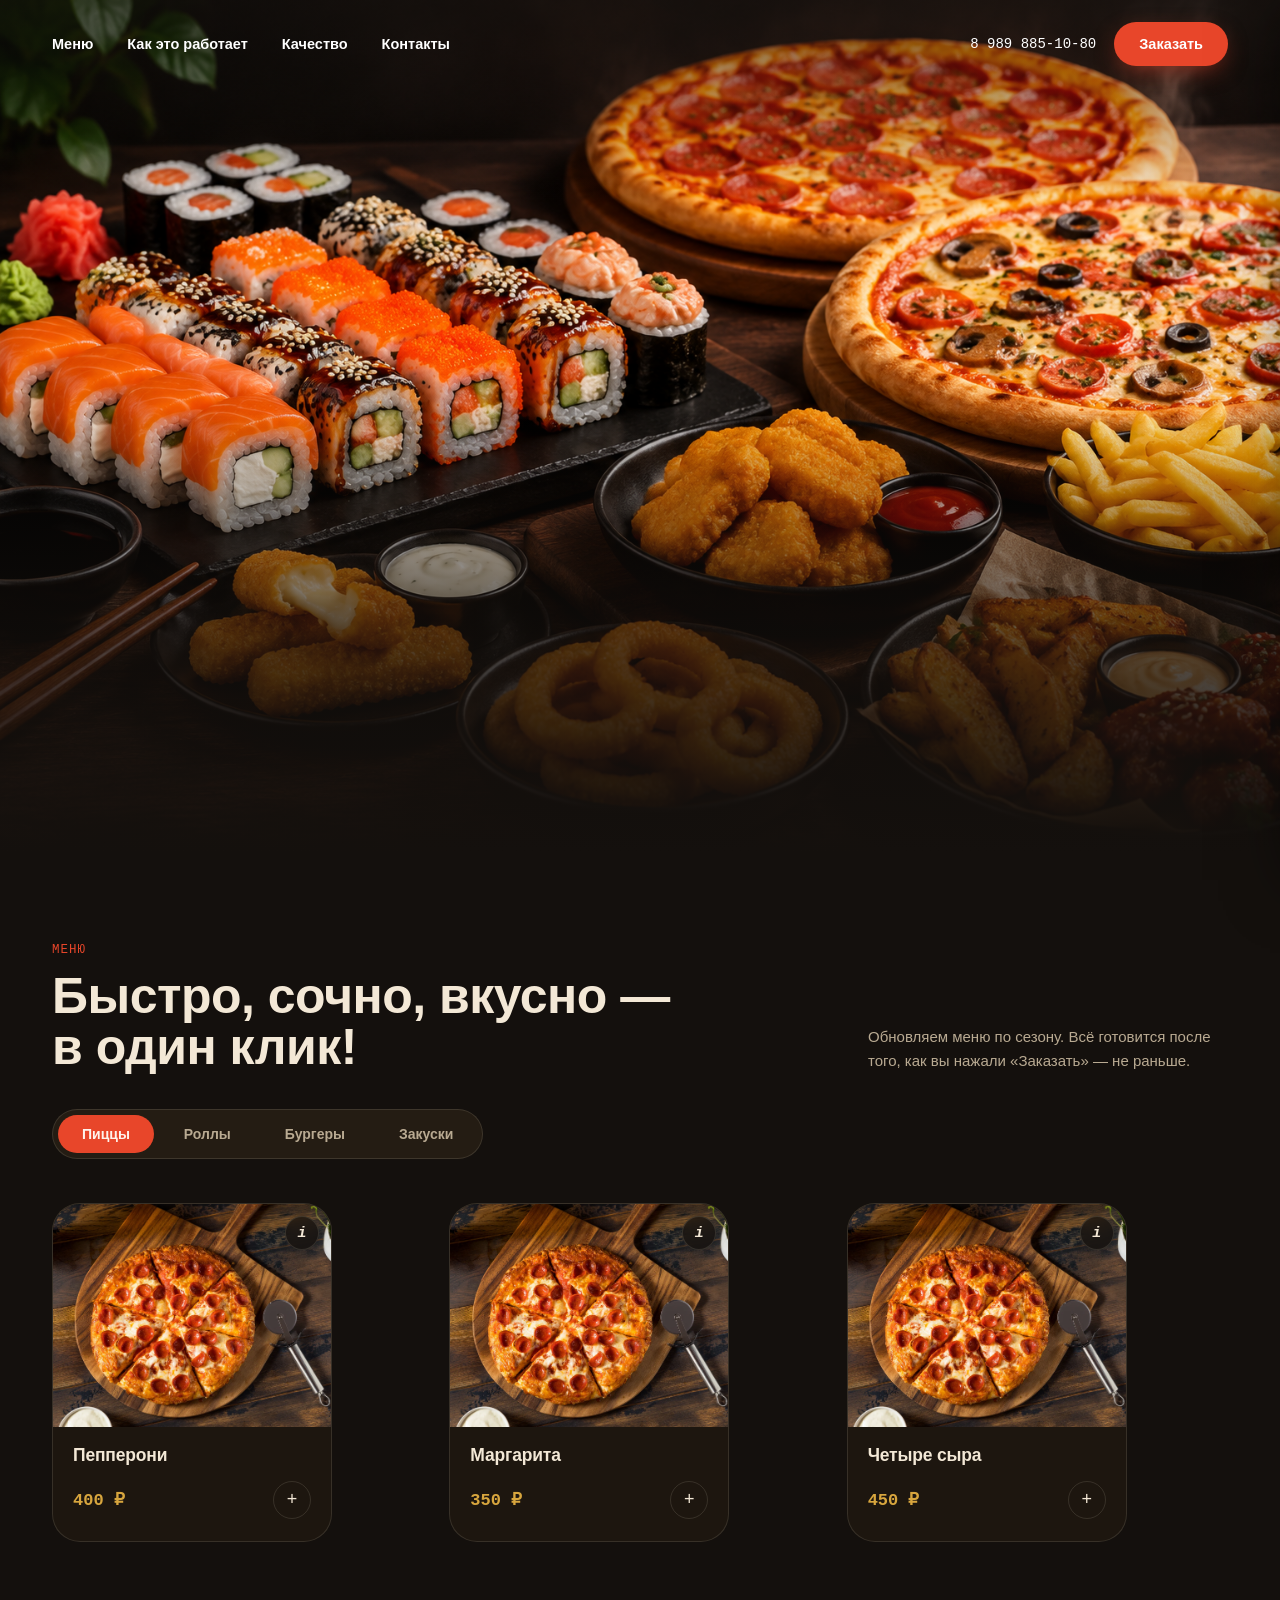
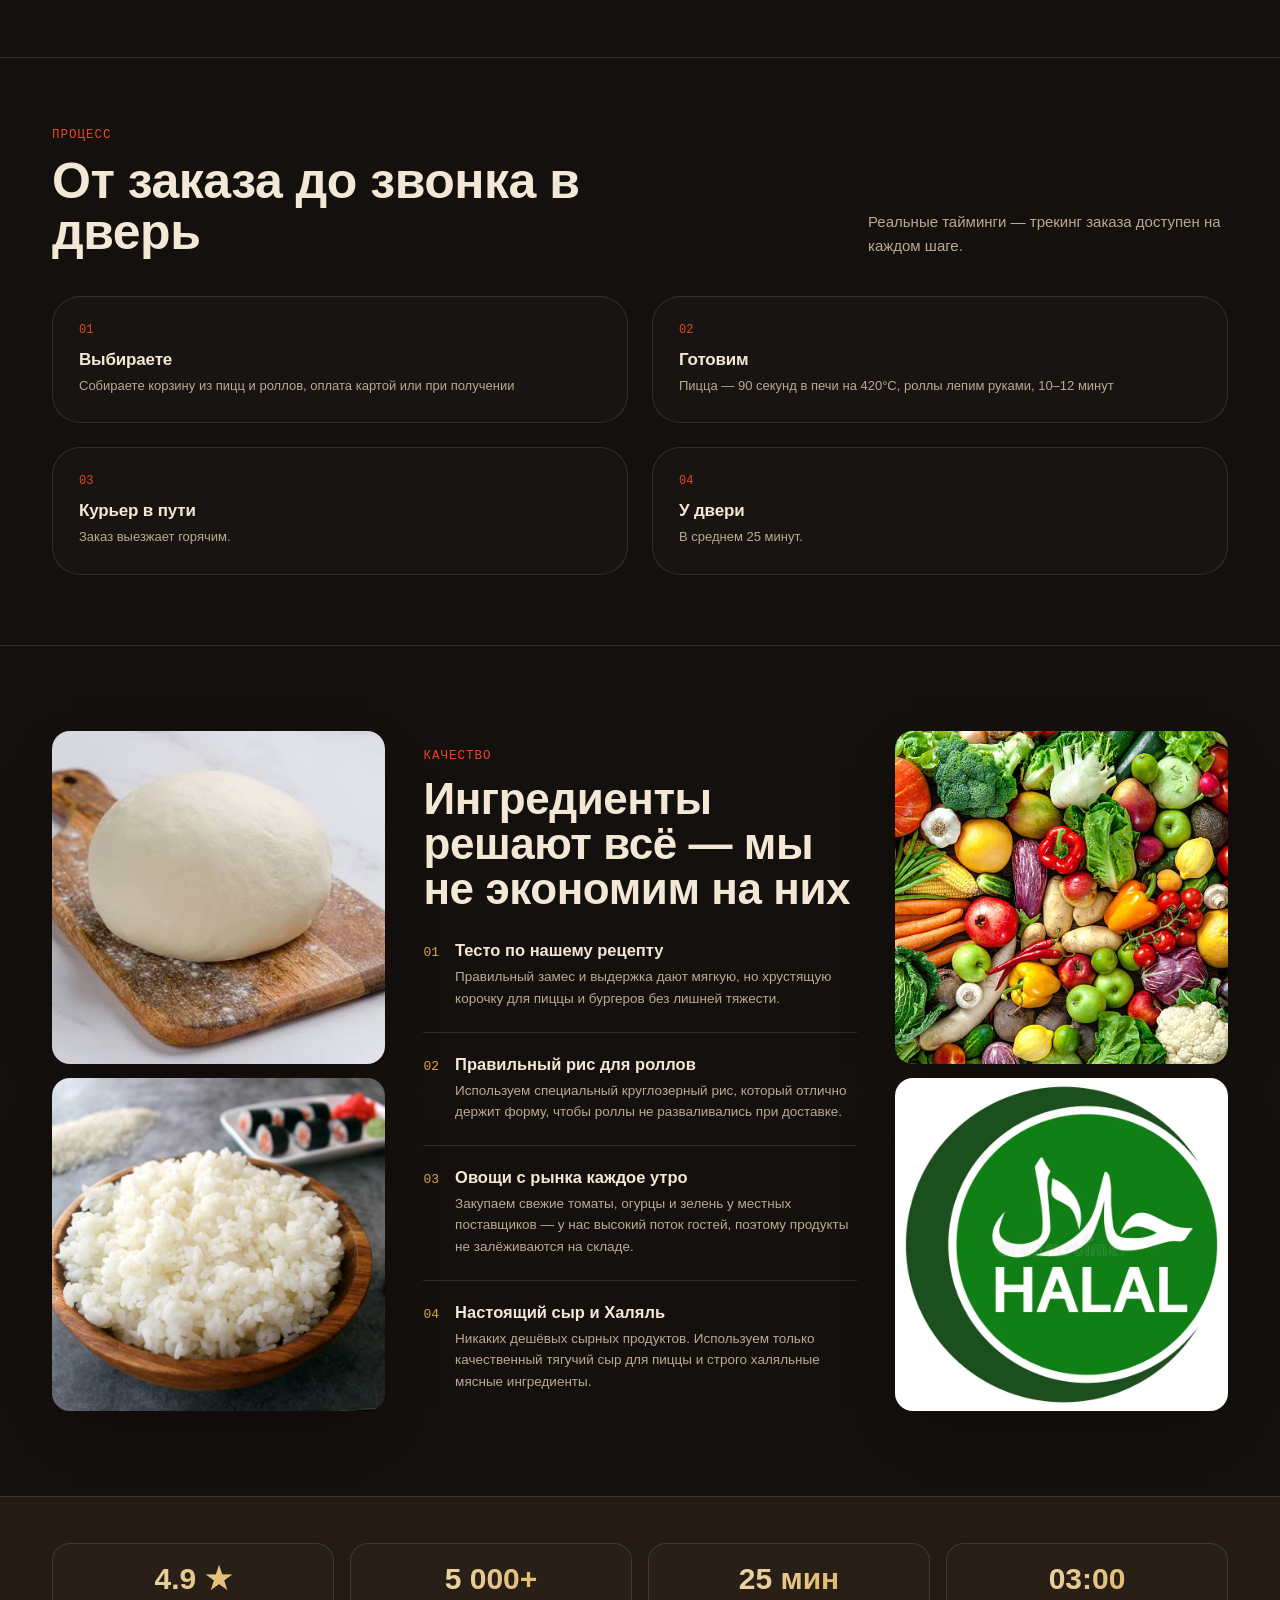
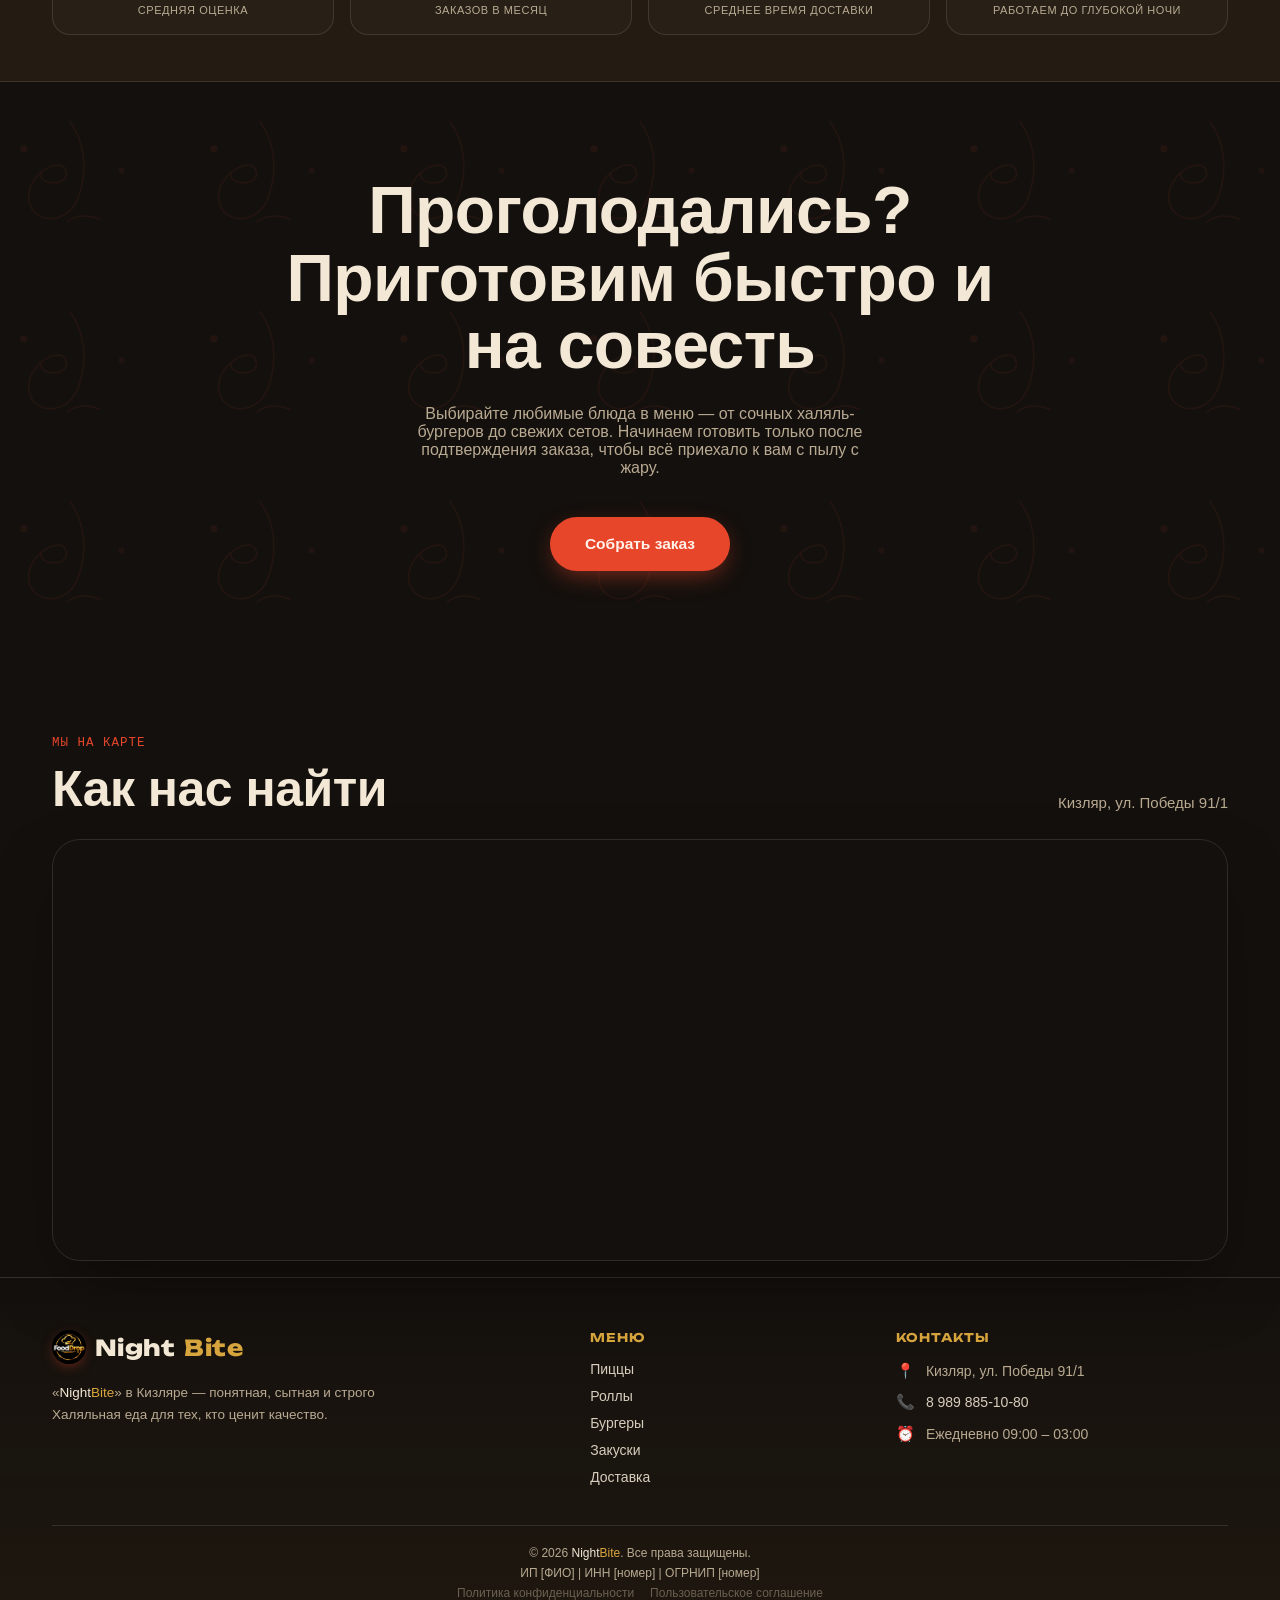
<file: static/index.html>
<!DOCTYPE html>
<html lang="ru">
<head>
<meta charset="UTF-8">
<meta name="viewport" content="width=device-width, initial-scale=1.0">
<title>NightBite</title>
<meta name="description" content="NightBite в Кизляре — пицца, бургеры и роллы с доставкой до 03:00. Ул. Победы 91/1.">
<meta name="theme-color" content="#E8462A">
<meta name="mobile-web-app-capable" content="yes">
<meta name="apple-mobile-web-app-capable" content="yes">
<meta name="apple-mobile-web-app-status-bar-style" content="black-translucent">
<meta name="apple-mobile-web-app-title" content="NightBite">
<link rel="manifest" href="manifest.webmanifest">
<link rel="icon" type="image/png" sizes="196x196" href="img/icons/icon-196.png?v=3">
<link rel="apple-touch-icon" href="img/icons/icon-180.png?v=3">
<link rel="preconnect" href="https://fonts.googleapis.com">
<link rel="preconnect" href="https://fonts.gstatic.com" crossorigin>
<link href="https://fonts.googleapis.com/css2?family=Caacup%C3%A9+One&family=Unbounded:wght@400;500;600;700;800;900&display=swap" rel="stylesheet">
<link rel="stylesheet" href="css/styles.css">
</head>
<body>

<nav class="nav" id="nav">
  <div class="wrap">
    <div class="nav-links">
      <a href="#menu">Меню</a>
      <a href="#process">Как это работает</a>
      <a href="#quality">Качество</a>
      <a href="#contacts">Контакты</a>
    </div>
    <div class="nav-right">
      <a class="nav-phone" href="tel:89898851080" id="navPhone">8 989 885-10-80</a>
      <a href="#menu" class="btn btn-primary">Заказать</a>
      <div class="burger" id="burger"><span></span><span></span><span></span></div>
    </div>
  </div>
</nav>

<section class="hero-banner" id="top">
  <img src="img/header.png" alt="Ночная кухня" class="hero-banner-img">
</section>

<section class="menu" id="menu">
  <div class="wrap">
    <div class="section-head reveal">
      <div>
        <span class="section-tag">Меню</span>
        <h2>Быстро, сочно, вкусно — в один клик!</h2>
      </div>
      <p class="section-desc">Обновляем меню по сезону. Всё готовится после того, как вы нажали «Заказать» — не раньше.</p>
    </div>

    <div class="tabs" id="tabs">
      <button class="tab-btn active" data-tab="pizza">Пиццы</button>
      <button class="tab-btn" data-tab="rolls">Роллы</button>
      <button class="tab-btn" data-tab="burgers">Бургеры</button>
      <button class="tab-btn" data-tab="snacks">Закуски</button>
    </div>

    <div class="tab-panel" data-panel="pizza">
      <div class="featured-grid" data-grid="pizza"></div>
    </div>

    <div class="tab-panel" data-panel="rolls" style="display:none;">
      <div class="featured-grid" data-grid="rolls"></div>
    </div>

    <div class="tab-panel" data-panel="burgers" style="display:none;">
      <div class="featured-grid" data-grid="burgers"></div>
    </div>

    <div class="tab-panel" data-panel="snacks" style="display:none;">
      <div class="featured-grid" data-grid="snacks"></div>
    </div>
  </div>
</section>

<section class="process" id="process">
  <div class="wrap">
    <div class="section-head reveal" style="margin-bottom:38px;">
      <div><span class="section-tag">Процесс</span><h2>От заказа до звонка в дверь</h2></div>
      <p class="section-desc">Реальные тайминги — трекинг заказа доступен на каждом шаге.</p>
    </div>
    <div class="process-grid">
      <div class="process-step reveal">
        <div class="process-num">01</div>
        <h3>Выбираете</h3>
        <p>Собираете корзину из пицц и роллов, оплата картой или при получении</p>
      </div>
      <div class="process-step reveal">
        <div class="process-num">02</div>
        <h3>Готовим</h3>
        <p>Пицца — 90 секунд в печи на 420°C, роллы лепим руками, 10–12 минут</p>
      </div>
      <div class="process-step reveal">
        <div class="process-num">03</div>
        <h3>Курьер в пути</h3>
        <p>Заказ выезжает горячим.</p>
      </div>
      <div class="process-step reveal">
        <div class="process-num">04</div>
        <h3>У двери</h3>
        <p>В среднем 25 минут.</p>
      </div>
    </div>
  </div>
</section>

<section class="quality" id="quality">
  <div class="wrap">
    <div class="quality-photos q-col reveal">
      <figure class="q-img"><img src="img/quality/dough.jpg" alt="Тесто ручного замеса" loading="lazy" decoding="async"></figure>
      <figure class="q-img"><img src="img/quality/rice.jpg" alt="Рис для роллов" loading="lazy" decoding="async"></figure>
    </div>
    <div class="reveal">
      <span class="section-tag">Качество</span>
      <h2 style="font-size:clamp(30px,3.8vw,44px); max-width:520px;">Ингредиенты решают всё — мы не экономим на них</h2>
      <div class="quality-list">
        <div class="quality-item q-row">
          <span class="num">01</span>
          <div><h4>Тесто по нашему рецепту</h4><p>Правильный замес и выдержка дают мягкую, но хрустящую корочку для пиццы и бургеров без лишней тяжести.</p></div>
          <figure class="q-mini"><img src="img/quality/dough.jpg" alt="Тесто" loading="lazy" decoding="async"></figure>
        </div>
        <div class="quality-item q-row">
          <span class="num">02</span>
          <div><h4>Правильный рис для роллов</h4><p>Используем специальный круглозерный рис, который отлично держит форму, чтобы роллы не разваливались при доставке.</p></div>
          <figure class="q-mini"><img src="img/quality/rice.jpg" alt="Рис" loading="lazy" decoding="async"></figure>
        </div>
        <div class="quality-item q-row">
          <span class="num">03</span>
          <div><h4>Овощи с рынка каждое утро</h4><p>Закупаем свежие томаты, огурцы и зелень у местных поставщиков — у нас высокий поток гостей, поэтому продукты не залёживаются на складе.</p></div>
          <figure class="q-mini"><img src="img/quality/vegetables.jpg" alt="Овощи" loading="lazy" decoding="async"></figure>
        </div>
        <div class="quality-item q-row">
          <span class="num">04</span>
          <div><h4>Настоящий сыр и Халяль</h4><p>Никаких дешёвых сырных продуктов. Используем только качественный тягучий сыр для пиццы и строго халяльные мясные ингредиенты.</p></div>
          <figure class="q-mini"><img src="img/quality/halal.jpg" alt="Халяль" loading="lazy" decoding="async"></figure>
        </div>
      </div>
    </div>
    <div class="quality-photos q-col reveal">
      <figure class="q-img"><img src="img/quality/vegetables.jpg" alt="Овощи" loading="lazy" decoding="async"></figure>
      <figure class="q-img"><img src="img/quality/halal.jpg" alt="Халяль" loading="lazy" decoding="async"></figure>
    </div>
  </div>
</section>

<section class="stats-bar">
  <div class="wrap">
    <div class="reveal"><b>4.9 ★</b><span>средняя оценка</span></div>
    <div class="reveal"><b>5 000+</b><span>заказов в месяц</span></div>
    <div class="reveal"><b>25 мин</b><span>среднее время доставки</span></div>
    <div class="reveal"><b>03:00</b><span>работаем до глубокой ночи</span></div>
  </div>
</section>

<section class="cta-band pattern-section pattern-flame">
  <div class="wrap">
    <h2 class="reveal">Проголодались? Приготовим быстро и на совесть</h2>
    <p class="reveal">Выбирайте любимые блюда в меню — от сочных халяль-бургеров до свежих сетов. Начинаем готовить только после подтверждения заказа, чтобы всё приехало к вам с пылу с жару.</p>
    <a href="#menu" class="btn btn-primary reveal" style="padding:17px 34px; font-size:15.5px;">Собрать заказ</a>
  </div>
</section>

<section class="map-section" id="map">
  <div class="wrap">
    <div class="section-head reveal" style="margin-bottom:24px;">
      <div><span class="section-tag">Мы на карте</span><h2>Как нас найти</h2></div>
      <p class="section-desc">Кизляр, ул. Победы 91/1</p>
    </div>
    <div class="map-wrap reveal">
      <iframe
        title="NightBite на карте"
        src="https://yandex.ru/map-widget/v1/?ll=46.733201%2C43.839806&z=18&pt=46.733201%2C43.839806%2Cpm2rdl"
        width="100%" height="420" style="border:0;" allowfullscreen="">
      </iframe>
    </div>
  </div>
</section>

<footer id="contacts">
  <div class="wrap">
    <div class="footer-grid">
      <div class="footer-brand">
<a href="#top" class="brand"><img class="brand-logo" src="img/logo.png?v=2" alt="NightBite"><span class="brand-f">Night</span><span class="brand-d">Bite</span></a>
        <p>«<span class="brand-f">Night</span><span class="brand-d">Bite</span>» в Кизляре — понятная, сытная и строго Халяльная еда для тех, кто ценит качество.</p>
      </div>

      <div class="footer-col">
        <h4>Меню</h4>
        <ul>
          <li><a href="#menu">Пиццы</a></li>
          <li><a href="#menu">Роллы</a></li>
          <li><a href="#menu">Бургеры</a></li>
          <li><a href="#menu">Закуски</a></li>
          <li><a href="#process">Доставка</a></li>
        </ul>
      </div>

      <div class="footer-col footer-contacts">
        <h4>Контакты</h4>
        <ul>
          <li class="f-contact">
            <span class="f-ic">📍</span>
            <span>Кизляр, ул. Победы 91/1</span>
          </li>
          <li class="f-contact">
            <span class="f-ic">📞</span>
            <a class="footer-phone" href="tel:89898851080">8 989 885-10-80</a>
          </li>
          <li class="f-contact">
            <span class="f-ic">⏰</span>
            <span>Ежедневно 09:00 – 03:00</span>
          </li>
        </ul>
      </div>
    </div>

    <div class="footer-bottom" style="flex-direction:column; gap:6px;">
      <span>© 2026 <span class="brand-f">Night</span><span class="brand-d">Bite</span>. Все права защищены.</span>
      <span style="font-size:12px; color:var(--cream-dim);">ИП [ФИО] | ИНН [номер] | ОГРНИП [номер]</span>
      <div style="display:flex; gap:16px; justify-content:center; flex-wrap:wrap;">
        <a href="privacy.html" style="opacity:.5; font-size:12px;">Политика конфиденциальности</a>
        <a href="terms.html" style="opacity:.5; font-size:12px;">Пользовательское соглашение</a>
      </div>
    </div>
  </div>
</footer>

<div class="phone-modal" id="phoneModal">
  <div class="phone-modal-card">
    <div class="phone-modal-title">📞 8 989 885-10-80</div>
    <button class="phone-btn call" id="phoneCall">Позвонить</button>
    <button class="phone-btn cancel" id="phoneCancel">Отмена</button>
  </div>
</div>

<button class="cart-fab" id="cartFab" aria-label="Корзина">
  <span class="cart-fab-icon">
    <svg viewBox="0 0 24 24" fill="none" stroke="currentColor" stroke-width="2"><path d="M6 7h12l-1.3 9.1a2 2 0 0 1-2 1.7H9.3a2 2 0 0 1-2-1.7L6 7Z"/><path d="M9 10V7a3 3 0 0 1 6 0v3"/></svg>
    <span class="cart-badge" id="cartBadge">0</span>
  </span>
  <span class="cart-fab-total" id="cartTotal">0 ₽</span>
</button>

<div class="cart-panel" id="cartPanel">
  <div class="cart-panel-head">
    <h3>Корзина</h3>
    <button class="cart-close" id="cartClose" aria-label="Закрыть">×</button>
  </div>
  <div class="cart-items" id="cartItems"></div>
  <div class="cart-empty" id="cartEmpty">Корзина пуста — добавьте блюда из меню</div>
  <div class="cart-foot">
    <div class="delivery-toggle" id="deliveryToggle">
      <button type="button" class="del-btn active" data-type="delivery">Доставка</button>
      <button type="button" class="del-btn" data-type="pickup">Заберу сам</button>
    </div>
    <div class="cart-summary"><span>Итого</span><b id="cartGrandTotal">0 ₽</b></div>
    <button class="cart-checkout" id="cartCheckout">Оформить заказ</button>
  </div>
</div>

<div class="checkout-modal" id="checkoutModal">
  <div class="checkout-card">
    <div class="checkout-title">Оформление заказа</div>
    <div class="checkout-list" id="checkoutList"></div>
    <div class="checkout-total">Итого: <b id="checkoutTotal">0 ₽</b></div>
    <label class="checkout-field"><span>Имя</span><input type="text" id="checkoutName" placeholder="Ваше имя"></label>
    <label class="checkout-field"><span>Email (необязательно)</span><input type="email" id="checkoutEmail" placeholder="example@mail.ru"></label>
    <label class="checkout-field"><span>Телефон</span><input type="tel" id="checkoutPhone" placeholder="+7 ___ ___-__-__"></label>
    <label class="checkout-field" id="checkoutAddressField"><span>Адрес доставки</span><input type="text" id="checkoutAddress" placeholder="Улица, дом, квартира"></label>
    <label class="checkout-consent">
      <input type="checkbox" id="checkoutConsent" required>
      <span>Я согласен на обработку персональных данных в соответствии с <a href="privacy.html" target="_blank">Политикой конфиденциальности</a></span>
    </label>
    <button class="cart-checkout" id="checkoutConfirm">Подтвердить заказ</button>
    <button class="checkout-cancel" id="checkoutCancel">Отмена</button>
  </div>
</div>

<script src="js/api-config.js"></script>
<script src="js/menu-data.js"></script>
<script src="js/script.js"></script>
</body>
</html>
</file>
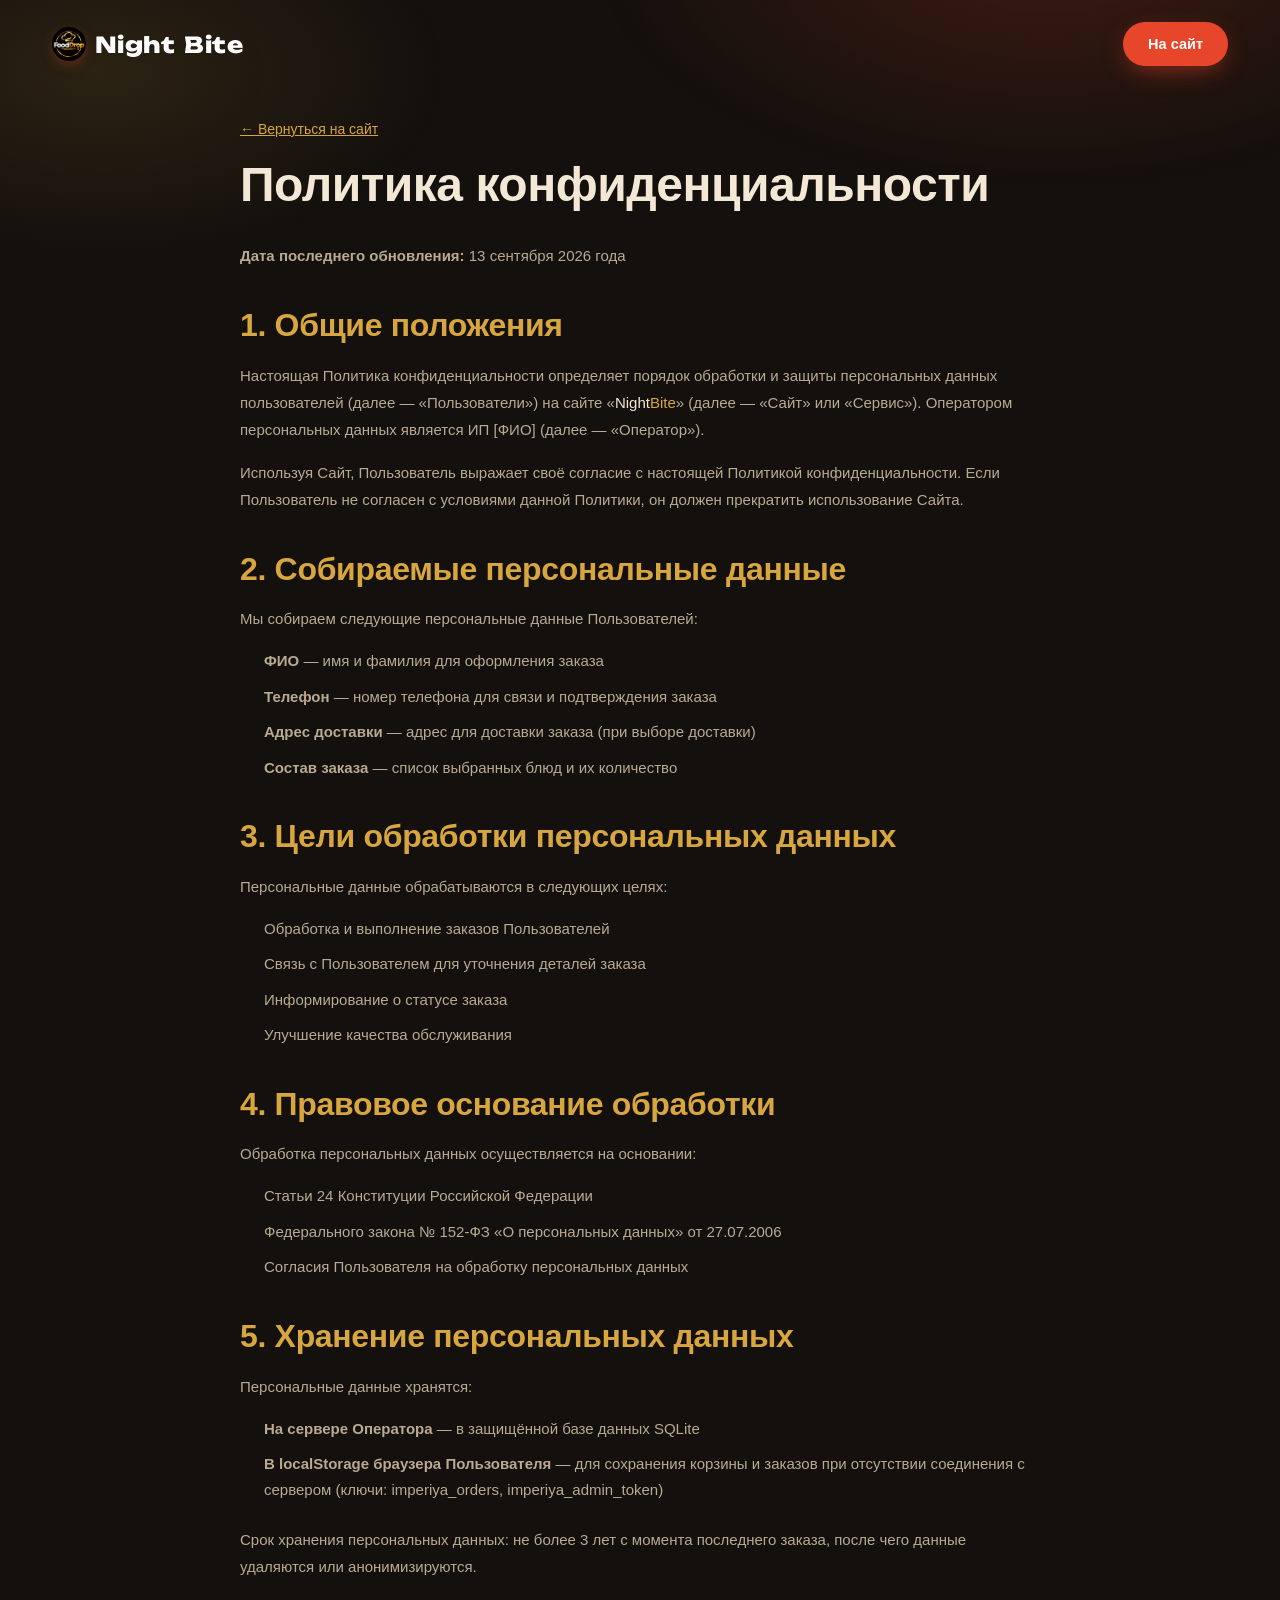
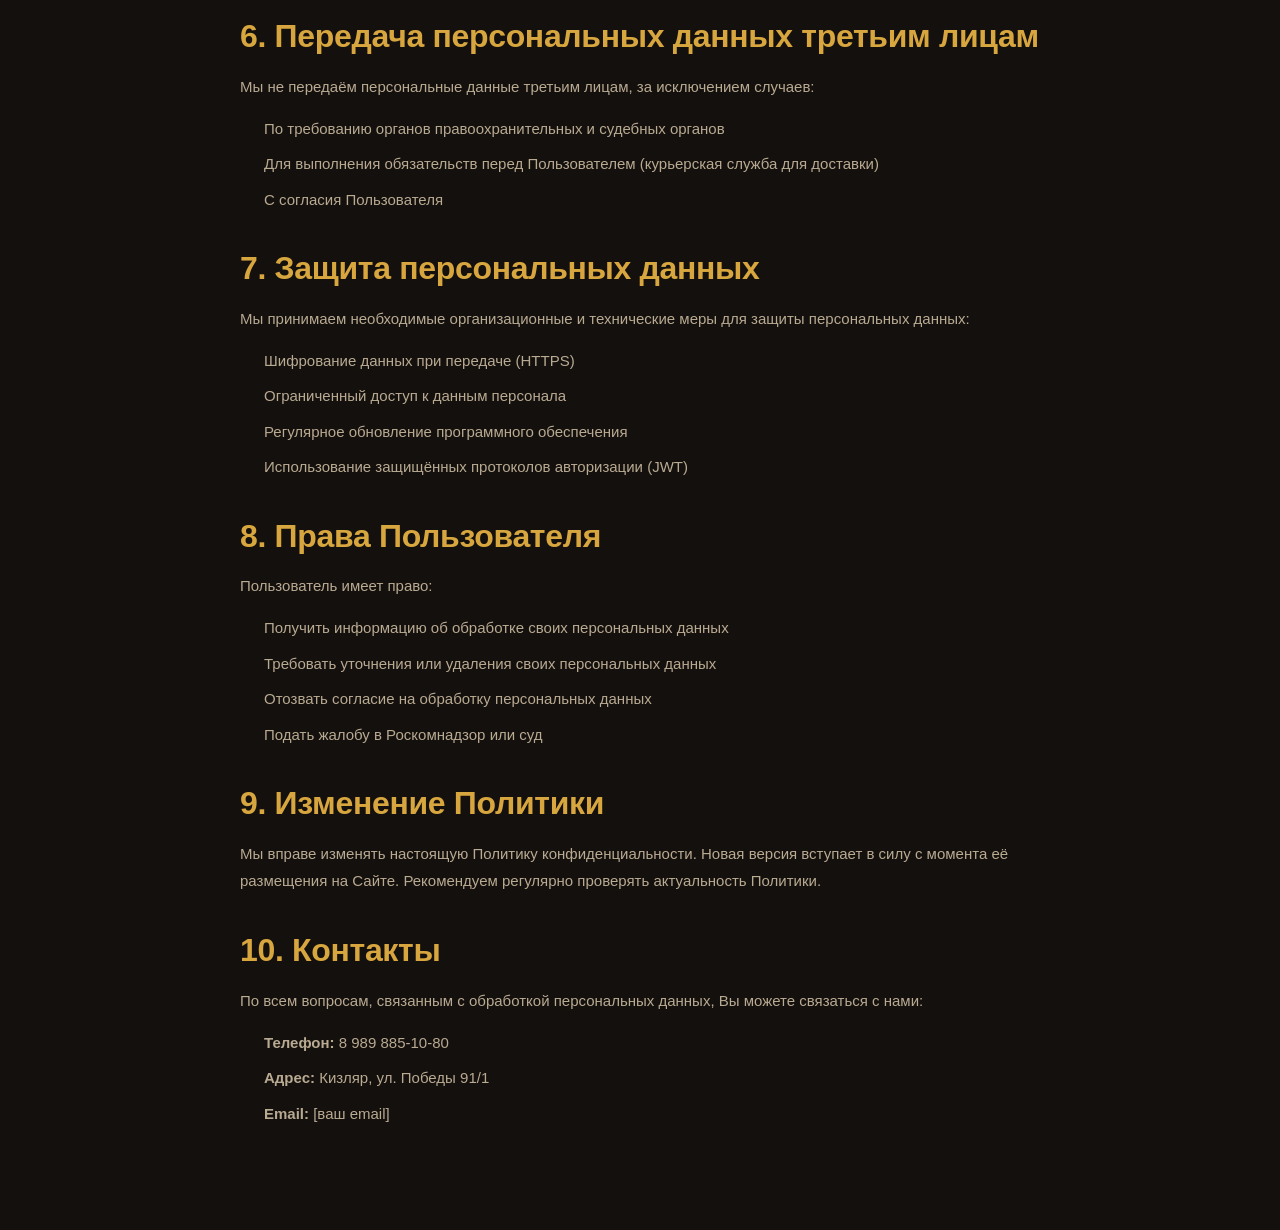
<file: static/privacy.html>
<!DOCTYPE html>
<html lang="ru">
<head>
<meta charset="UTF-8">
<meta name="viewport" content="width=device-width, initial-scale=1.0">
<title>Политика конфиденциальности — NightBite</title>
<meta name="description" content="Политика конфиденциальности NightBite">
<link rel="preconnect" href="https://fonts.googleapis.com">
<link rel="preconnect" href="https://fonts.gstatic.com" crossorigin>
<link href="https://fonts.googleapis.com/css2?family=Caacup%C3%A9+One&family=Unbounded:wght@400;500;600;700;800;900&display=swap" rel="stylesheet">
<link rel="stylesheet" href="css/styles.css">
<style>
.legal-page {
  padding: 120px 0 80px;
  min-height: 100vh;
}
.legal-content {
  max-width: 800px;
  margin: 0 auto;
}
.legal-content h1 {
  font-size: clamp(32px, 4vw, 48px);
  margin-bottom: 32px;
}
.legal-content h2 {
  font-size: clamp(24px, 3vw, 32px);
  margin: 40px 0 20px;
  color: var(--gold);
}
.legal-content h3 {
  font-size: 20px;
  margin: 24px 0 12px;
  color: var(--cream);
}
.legal-content p {
  font-size: 15px;
  line-height: 1.8;
  color: var(--cream-dim);
  margin-bottom: 16px;
}
.legal-content ul {
  margin: 16px 0 24px;
  padding-left: 24px;
}
.legal-content li {
  font-size: 15px;
  line-height: 1.7;
  color: var(--cream-dim);
  margin-bottom: 10px;
}
.legal-content a {
  color: var(--gold);
  text-decoration: underline;
}
.legal-content a:hover {
  color: var(--flame);
}
.legal-back {
  display: inline-flex;
  align-items: center;
  gap: 8px;
  margin-bottom: 24px;
  color: var(--cream-dim);
  font-size: 14px;
}
.legal-back:hover {
  color: var(--gold);
}
@media (max-width: 760px) {
  .legal-page {
    padding: 100px 0 60px;
  }
}
</style>
</head>
<body>

<nav class="nav" id="nav">
  <div class="wrap">
    <a href="index.html" class="brand"><img class="brand-logo" src="img/logo.png?v=2" alt="NightBite"><span class="brand-f">Night</span><span class="brand-d">Bite</span></a>
    <div class="nav-right">
      <a href="index.html" class="btn btn-primary">На сайт</a>
    </div>
  </div>
</nav>

<section class="legal-page">
  <div class="wrap">
    <div class="legal-content">
      <a href="index.html" class="legal-back">← Вернуться на сайт</a>
      
      <h1>Политика конфиденциальности</h1>
      
      <p><strong>Дата последнего обновления:</strong> 13 сентября 2026 года</p>
      
      <h2>1. Общие положения</h2>
      <p>Настоящая Политика конфиденциальности определяет порядок обработки и защиты персональных данных пользователей (далее — «Пользователи») на сайте «<span class="brand-f">Night</span><span class="brand-d">Bite</span>» (далее — «Сайт» или «Сервис»). Оператором персональных данных является ИП [ФИО] (далее — «Оператор»).</p>
      <p>Используя Сайт, Пользователь выражает своё согласие с настоящей Политикой конфиденциальности. Если Пользователь не согласен с условиями данной Политики, он должен прекратить использование Сайта.</p>
      
      <h2>2. Собираемые персональные данные</h2>
      <p>Мы собираем следующие персональные данные Пользователей:</p>
      <ul>
        <li><strong>ФИО</strong> — имя и фамилия для оформления заказа</li>
        <li><strong>Телефон</strong> — номер телефона для связи и подтверждения заказа</li>
        <li><strong>Адрес доставки</strong> — адрес для доставки заказа (при выборе доставки)</li>
        <li><strong>Состав заказа</strong> — список выбранных блюд и их количество</li>
      </ul>
      
      <h2>3. Цели обработки персональных данных</h2>
      <p>Персональные данные обрабатываются в следующих целях:</p>
      <ul>
        <li>Обработка и выполнение заказов Пользователей</li>
        <li>Связь с Пользователем для уточнения деталей заказа</li>
        <li>Информирование о статусе заказа</li>
        <li>Улучшение качества обслуживания</li>
      </ul>
      
      <h2>4. Правовое основание обработки</h2>
      <p>Обработка персональных данных осуществляется на основании:</p>
      <ul>
        <li>Статьи 24 Конституции Российской Федерации</li>
        <li>Федерального закона № 152-ФЗ «О персональных данных» от 27.07.2006</li>
        <li>Согласия Пользователя на обработку персональных данных</li>
      </ul>
      
      <h2>5. Хранение персональных данных</h2>
      <p>Персональные данные хранятся:</p>
      <ul>
        <li><strong>На сервере Оператора</strong> — в защищённой базе данных SQLite</li>
        <li><strong>В localStorage браузера Пользователя</strong> — для сохранения корзины и заказов при отсутствии соединения с сервером (ключи: imperiya_orders, imperiya_admin_token)</li>
      </ul>
      <p>Срок хранения персональных данных: не более 3 лет с момента последнего заказа, после чего данные удаляются или анонимизируются.</p>
      
      <h2>6. Передача персональных данных третьим лицам</h2>
      <p>Мы не передаём персональные данные третьим лицам, за исключением случаев:</p>
      <ul>
        <li>По требованию органов правоохранительных и судебных органов</li>
        <li>Для выполнения обязательств перед Пользователем (курьерская служба для доставки)</li>
        <li>С согласия Пользователя</li>
      </ul>
      
      <h2>7. Защита персональных данных</h2>
      <p>Мы принимаем необходимые организационные и технические меры для защиты персональных данных:</p>
      <ul>
        <li>Шифрование данных при передаче (HTTPS)</li>
        <li>Ограниченный доступ к данным персонала</li>
        <li>Регулярное обновление программного обеспечения</li>
        <li>Использование защищённых протоколов авторизации (JWT)</li>
      </ul>
      
      <h2>8. Права Пользователя</h2>
      <p>Пользователь имеет право:</p>
      <ul>
        <li>Получить информацию об обработке своих персональных данных</li>
        <li>Требовать уточнения или удаления своих персональных данных</li>
        <li>Отозвать согласие на обработку персональных данных</li>
        <li>Подать жалобу в Роскомнадзор или суд</li>
      </ul>
      
      <h2>9. Изменение Политики</h2>
      <p>Мы вправе изменять настоящую Политику конфиденциальности. Новая версия вступает в силу с момента её размещения на Сайте. Рекомендуем регулярно проверять актуальность Политики.</p>
      
      <h2>10. Контакты</h2>
      <p>По всем вопросам, связанным с обработкой персональных данных, Вы можете связаться с нами:</p>
      <ul>
        <li><strong>Телефон:</strong> 8 989 885-10-80</li>
        <li><strong>Адрес:</strong> Кизляр, ул. Победы 91/1</li>
        <li><strong>Email:</strong> [ваш email]</li>
      </ul>
    </div>
  </div>
</section>

<script src="js/script.js"></script>
</body>
</html>
</file>
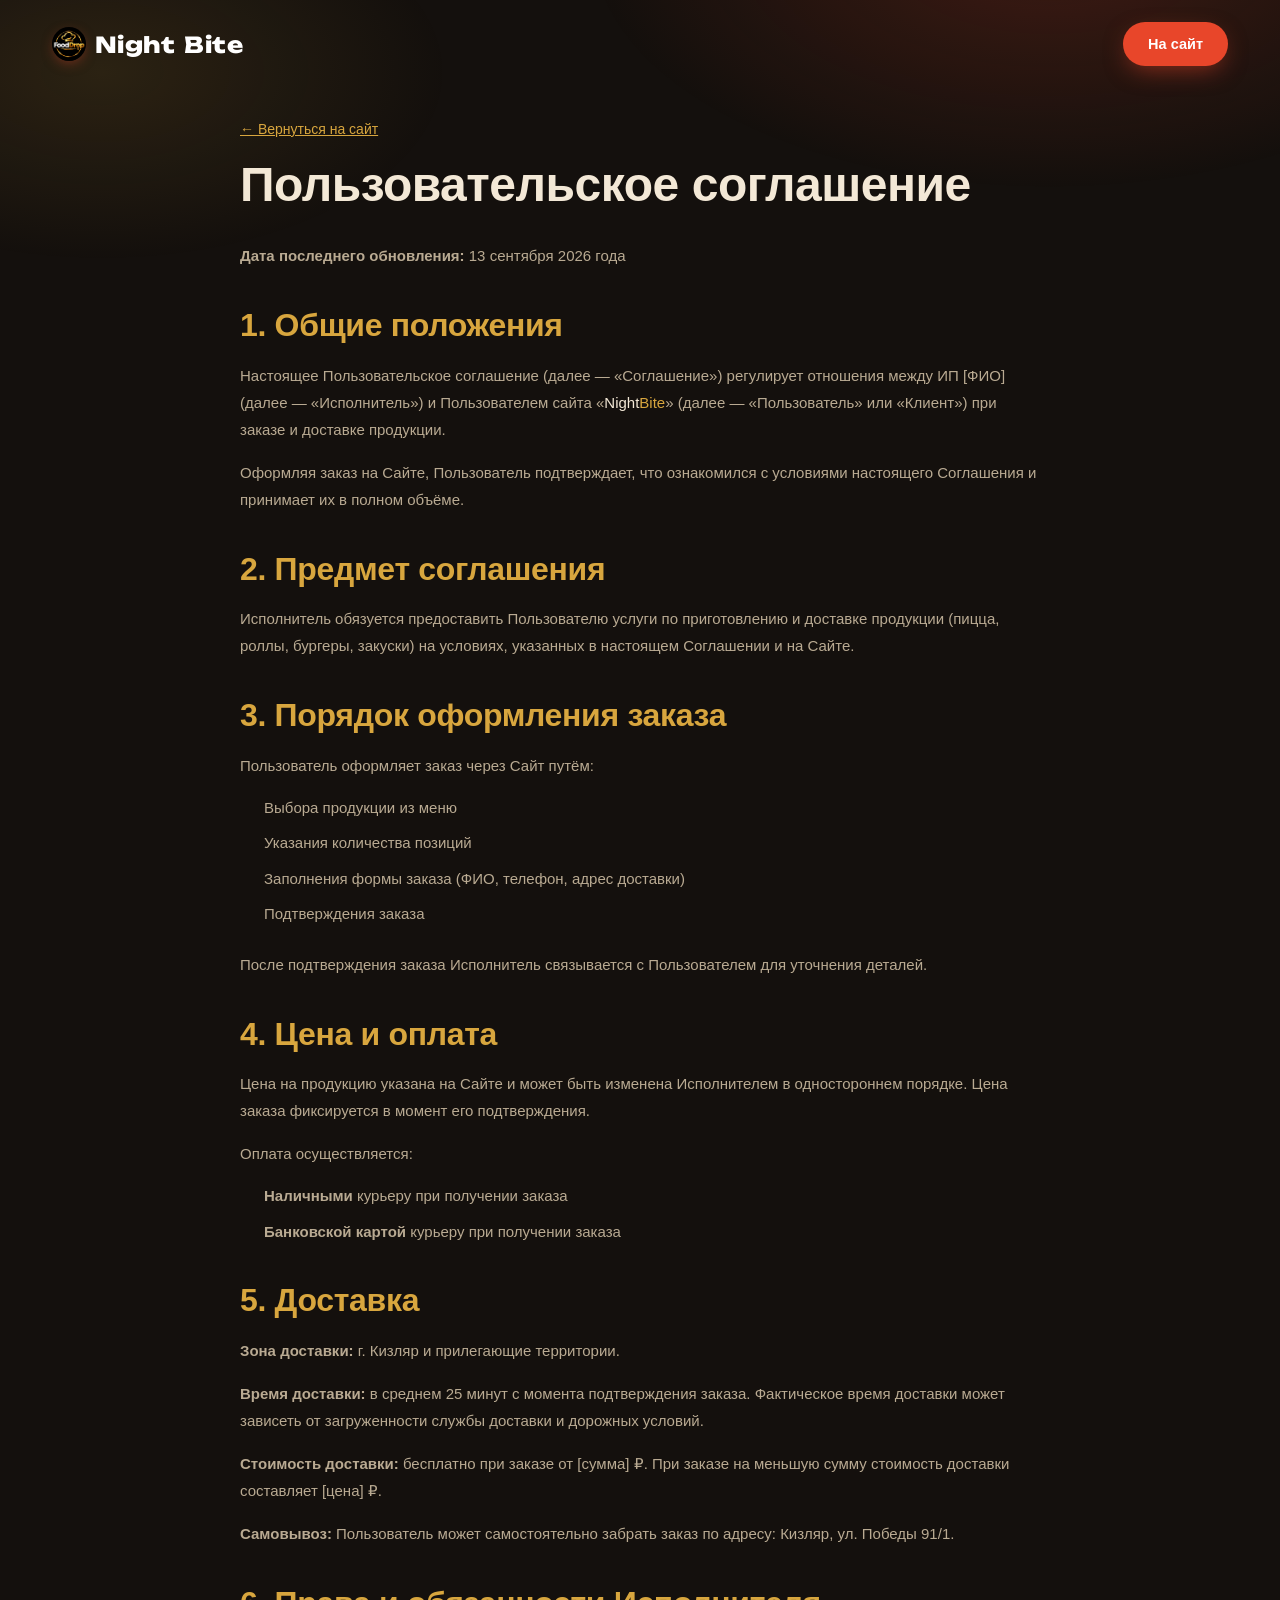
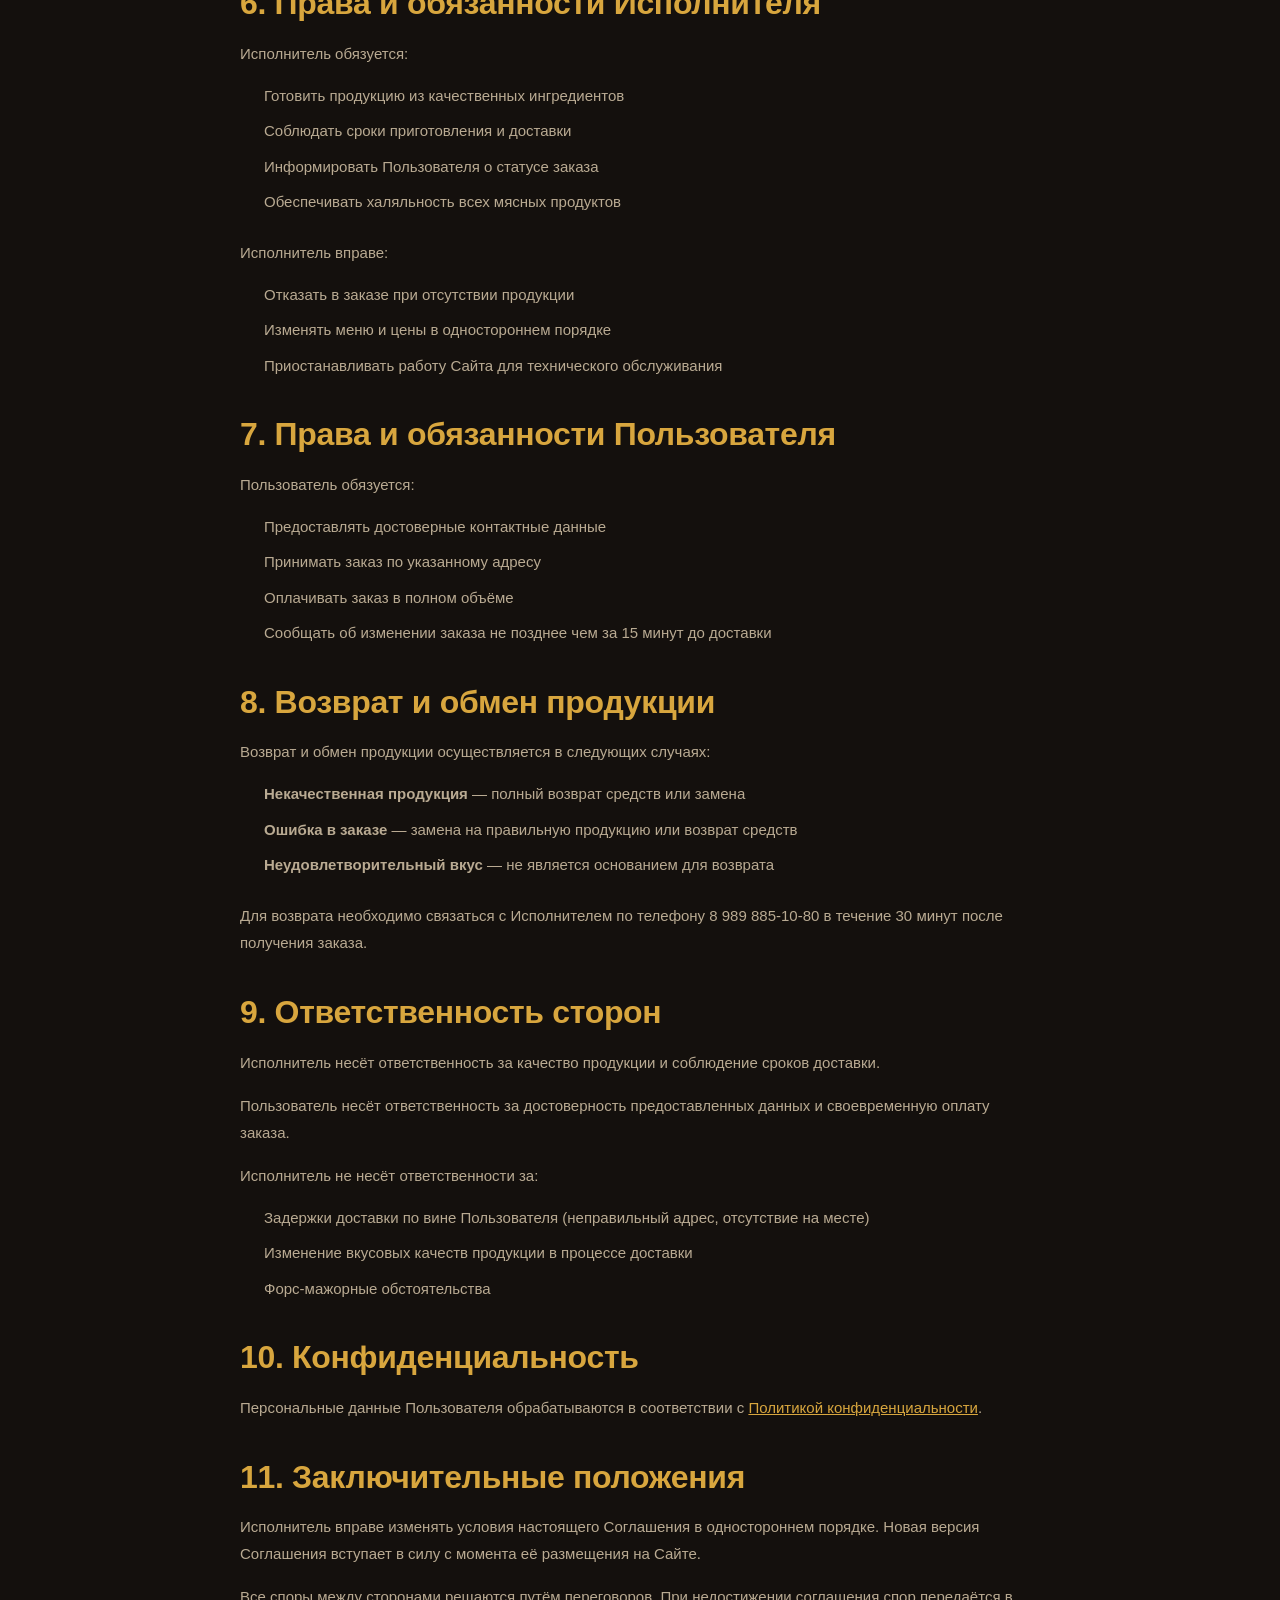
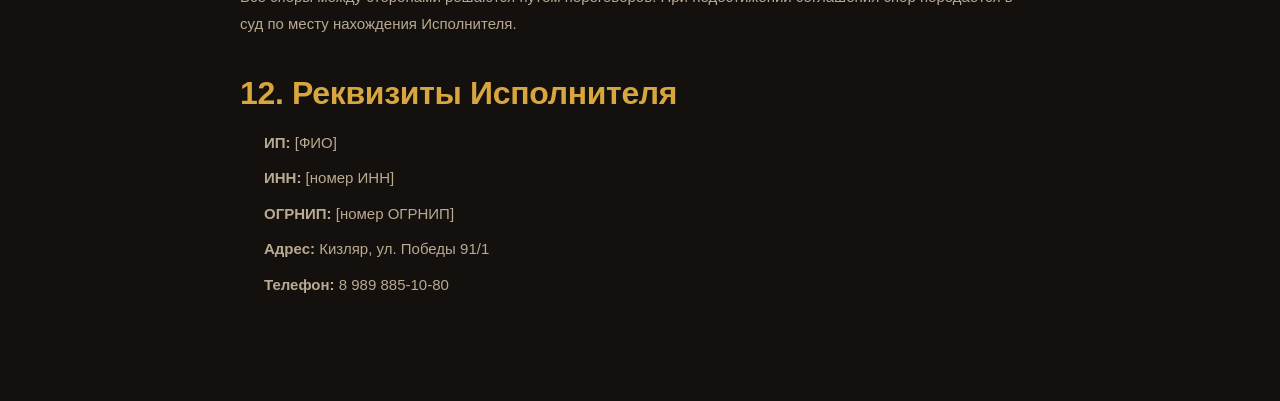
<file: static/terms.html>
<!DOCTYPE html>
<html lang="ru">
<head>
<meta charset="UTF-8">
<meta name="viewport" content="width=device-width, initial-scale=1.0">
<title>Пользовательское соглашение — NightBite</title>
<meta name="description" content="Пользовательское соглашение NightBite">
<link rel="preconnect" href="https://fonts.googleapis.com">
<link rel="preconnect" href="https://fonts.gstatic.com" crossorigin>
<link href="https://fonts.googleapis.com/css2?family=Caacup%C3%A9+One&family=Unbounded:wght@400;500;600;700;800;900&display=swap" rel="stylesheet">
<link rel="stylesheet" href="css/styles.css">
<style>
.legal-page {
  padding: 120px 0 80px;
  min-height: 100vh;
}
.legal-content {
  max-width: 800px;
  margin: 0 auto;
}
.legal-content h1 {
  font-size: clamp(32px, 4vw, 48px);
  margin-bottom: 32px;
}
.legal-content h2 {
  font-size: clamp(24px, 3vw, 32px);
  margin: 40px 0 20px;
  color: var(--gold);
}
.legal-content h3 {
  font-size: 20px;
  margin: 24px 0 12px;
  color: var(--cream);
}
.legal-content p {
  font-size: 15px;
  line-height: 1.8;
  color: var(--cream-dim);
  margin-bottom: 16px;
}
.legal-content ul {
  margin: 16px 0 24px;
  padding-left: 24px;
}
.legal-content li {
  font-size: 15px;
  line-height: 1.7;
  color: var(--cream-dim);
  margin-bottom: 10px;
}
.legal-content a {
  color: var(--gold);
  text-decoration: underline;
}
.legal-content a:hover {
  color: var(--flame);
}
.legal-back {
  display: inline-flex;
  align-items: center;
  gap: 8px;
  margin-bottom: 24px;
  color: var(--cream-dim);
  font-size: 14px;
}
.legal-back:hover {
  color: var(--gold);
}
@media (max-width: 760px) {
  .legal-page {
    padding: 100px 0 60px;
  }
}
</style>
</head>
<body>

<nav class="nav" id="nav">
  <div class="wrap">
    <a href="index.html" class="brand"><img class="brand-logo" src="img/logo.png?v=2" alt="NightBite"><span class="brand-f">Night</span><span class="brand-d">Bite</span></a>
    <div class="nav-right">
      <a href="index.html" class="btn btn-primary">На сайт</a>
    </div>
  </div>
</nav>

<section class="legal-page">
  <div class="wrap">
    <div class="legal-content">
      <a href="index.html" class="legal-back">← Вернуться на сайт</a>
      
      <h1>Пользовательское соглашение</h1>
      
      <p><strong>Дата последнего обновления:</strong> 13 сентября 2026 года</p>
      
      <h2>1. Общие положения</h2>
      <p>Настоящее Пользовательское соглашение (далее — «Соглашение») регулирует отношения между ИП [ФИО] (далее — «Исполнитель») и Пользователем сайта «<span class="brand-f">Night</span><span class="brand-d">Bite</span>» (далее — «Пользователь» или «Клиент») при заказе и доставке продукции.</p>
      <p>Оформляя заказ на Сайте, Пользователь подтверждает, что ознакомился с условиями настоящего Соглашения и принимает их в полном объёме.</p>
      
      <h2>2. Предмет соглашения</h2>
      <p>Исполнитель обязуется предоставить Пользователю услуги по приготовлению и доставке продукции (пицца, роллы, бургеры, закуски) на условиях, указанных в настоящем Соглашении и на Сайте.</p>
      
      <h2>3. Порядок оформления заказа</h2>
      <p>Пользователь оформляет заказ через Сайт путём:</p>
      <ul>
        <li>Выбора продукции из меню</li>
        <li>Указания количества позиций</li>
        <li>Заполнения формы заказа (ФИО, телефон, адрес доставки)</li>
        <li>Подтверждения заказа</li>
      </ul>
      <p>После подтверждения заказа Исполнитель связывается с Пользователем для уточнения деталей.</p>
      
      <h2>4. Цена и оплата</h2>
      <p>Цена на продукцию указана на Сайте и может быть изменена Исполнителем в одностороннем порядке. Цена заказа фиксируется в момент его подтверждения.</p>
      <p>Оплата осуществляется:</p>
      <ul>
        <li><strong>Наличными</strong> курьеру при получении заказа</li>
        <li><strong>Банковской картой</strong> курьеру при получении заказа</li>
      </ul>
      
      <h2>5. Доставка</h2>
      <p><strong>Зона доставки:</strong> г. Кизляр и прилегающие территории.</p>
      <p><strong>Время доставки:</strong> в среднем 25 минут с момента подтверждения заказа. Фактическое время доставки может зависеть от загруженности службы доставки и дорожных условий.</p>
      <p><strong>Стоимость доставки:</strong> бесплатно при заказе от [сумма] ₽. При заказе на меньшую сумму стоимость доставки составляет [цена] ₽.</p>
      <p><strong>Самовывоз:</strong> Пользователь может самостоятельно забрать заказ по адресу: Кизляр, ул. Победы 91/1.</p>
      
      <h2>6. Права и обязанности Исполнителя</h2>
      <p>Исполнитель обязуется:</p>
      <ul>
        <li>Готовить продукцию из качественных ингредиентов</li>
        <li>Соблюдать сроки приготовления и доставки</li>
        <li>Информировать Пользователя о статусе заказа</li>
        <li>Обеспечивать халяльность всех мясных продуктов</li>
      </ul>
      <p>Исполнитель вправе:</p>
      <ul>
        <li>Отказать в заказе при отсутствии продукции</li>
        <li>Изменять меню и цены в одностороннем порядке</li>
        <li>Приостанавливать работу Сайта для технического обслуживания</li>
      </ul>
      
      <h2>7. Права и обязанности Пользователя</h2>
      <p>Пользователь обязуется:</p>
      <ul>
        <li>Предоставлять достоверные контактные данные</li>
        <li>Принимать заказ по указанному адресу</li>
        <li>Оплачивать заказ в полном объёме</li>
        <li>Сообщать об изменении заказа не позднее чем за 15 минут до доставки</li>
      </ul>
      
      <h2>8. Возврат и обмен продукции</h2>
      <p>Возврат и обмен продукции осуществляется в следующих случаях:</p>
      <ul>
        <li><strong>Некачественная продукция</strong> — полный возврат средств или замена</li>
        <li><strong>Ошибка в заказе</strong> — замена на правильную продукцию или возврат средств</li>
        <li><strong>Неудовлетворительный вкус</strong> — не является основанием для возврата</li>
      </ul>
      <p>Для возврата необходимо связаться с Исполнителем по телефону 8 989 885-10-80 в течение 30 минут после получения заказа.</p>
      
      <h2>9. Ответственность сторон</h2>
      <p>Исполнитель несёт ответственность за качество продукции и соблюдение сроков доставки.</p>
      <p>Пользователь несёт ответственность за достоверность предоставленных данных и своевременную оплату заказа.</p>
      <p>Исполнитель не несёт ответственности за:</p>
      <ul>
        <li>Задержки доставки по вине Пользователя (неправильный адрес, отсутствие на месте)</li>
        <li>Изменение вкусовых качеств продукции в процессе доставки</li>
        <li>Форс-мажорные обстоятельства</li>
      </ul>
      
      <h2>10. Конфиденциальность</h2>
      <p>Персональные данные Пользователя обрабатываются в соответствии с <a href="privacy.html">Политикой конфиденциальности</a>.</p>
      
      <h2>11. Заключительные положения</h2>
      <p>Исполнитель вправе изменять условия настоящего Соглашения в одностороннем порядке. Новая версия Соглашения вступает в силу с момента её размещения на Сайте.</p>
      <p>Все споры между сторонами решаются путём переговоров. При недостижении соглашения спор передаётся в суд по месту нахождения Исполнителя.</p>
      
      <h2>12. Реквизиты Исполнителя</h2>
      <ul>
        <li><strong>ИП:</strong> [ФИО]</li>
        <li><strong>ИНН:</strong> [номер ИНН]</li>
        <li><strong>ОГРНИП:</strong> [номер ОГРНИП]</li>
        <li><strong>Адрес:</strong> Кизляр, ул. Победы 91/1</li>
        <li><strong>Телефон:</strong> 8 989 885-10-80</li>
      </ul>
    </div>
  </div>
</section>

<script src="js/script.js"></script>
</body>
</html>
</file>
<file: static/css/styles.css>
:root{
  --ink:#14100D;
  --char:#1D160F;
  --char2:#241C13;
  --char3:#2C2216;
  --line: rgba(243,232,214,0.12);
  --cream:#F3E8D6;
  --cream-dim:#B9AA92;
  --flame:#E8462A;
  --flame-soft: rgba(232,70,42,0.16);
  --gold:#D8A63E;
  --gold-soft: rgba(216,166,62,0.16);
  --basil:#6C9868;
  --basil-soft: rgba(108,152,104,0.18);
  --radius-lg: 28px;
  --radius-md: 18px;
  --radius-sm: 10px;
  --ease: cubic-bezier(.22,1,.36,1);
}

*{ margin:0; padding:0; box-sizing:border-box; }

html{ scroll-behavior:smooth; }

body{
  background:var(--ink);
  color:var(--cream);
  font-family:'Caacupé One', sans-serif;
  -webkit-font-smoothing:antialiased;
  overflow-x:hidden;
}

h1,h2,h3, .display{
  font-family:'Caacupé One', sans-serif;
  font-weight:700;
  letter-spacing:-0.01em;
  line-height:1.02;
}

.mono{ font-family:'Caacupé One', sans-serif; }

a{ color:inherit; text-decoration:none; }
img{ display:block; max-width:100%; }
ul{ list-style:none; }
button{ font-family:inherit; cursor:pointer; }

.wrap{ max-width:1240px; margin:0 auto; padding:0 32px; }
section{ position:relative; }

::selection{ background:var(--flame); color:var(--cream); }

/* ---------- glow backdrop ---------- */
body::before{
  content:"";
  position:fixed; inset:0;
  background:
    radial-gradient(60% 45% at 82% -6%, rgba(232,70,42,0.20), transparent 60%),
    radial-gradient(45% 35% at 8% 8%, rgba(216,166,62,0.12), transparent 60%);
  pointer-events:none;
  z-index:0;
}

/* ---------- decorative pattern ---------- */
.pattern-section{ position:relative; overflow:hidden; }
.pattern-section::before{
  content:"";
  position:absolute; inset:0;
  background-image:url("data:image/svg+xml,%3Csvg xmlns='http://www.w3.org/2000/svg' width='140' height='140' viewBox='0 0 140 140'%3E%3Cg fill='none' stroke='rgba(216,166,62,0.14)' stroke-width='1.1'%3E%3Cpath d='M70 26C82 40 86 62 78 84c-6 17-25 21-35 10-7-8-7-22 3-32 8-8 18-9 20-2 2 6-4 11-11 10-6 0-10-5-8-9' stroke-linecap='round'/%3E%3Cpath d='M48 96c8-4 16-3 22 2' stroke-linecap='round'/%3E%3Ccircle cx='104' cy='40' r='2.6' fill='rgba(216,166,62,0.14)' stroke='none'/%3E%3Ccircle cx='34' cy='58' r='2.2' fill='rgba(216,166,62,0.12)' stroke='none'/%3E%3Ccircle cx='112' cy='82' r='2' fill='rgba(216,166,62,0.10)' stroke='none'/%3E%3C/g%3E%3C/svg%3E");
  background-size:200px 200px;
  background-position:center;
  opacity:.6;
  pointer-events:none;
  z-index:-1;
}
.pattern-flame::before{
  background-image:url("data:image/svg+xml,%3Csvg xmlns='http://www.w3.org/2000/svg' width='140' height='140' viewBox='0 0 140 140'%3E%3Cg fill='none' stroke='rgba(232,70,42,0.12)' stroke-width='1.1'%3E%3Cpath d='M70 24C80 38 84 58 76 80c-5 15-22 20-32 11-7-7-6-20 4-29 8-7 17-8 19-2 2 5-3 10-10 9-6 0-10-4-8-8' stroke-linecap='round'/%3E%3Cpath d='M92 96c-9-4-18-3-24 2' stroke-linecap='round'/%3E%3Ccircle cx='36' cy='44' r='2.6' fill='rgba(232,70,42,0.12)' stroke='none'/%3E%3Ccircle cx='108' cy='60' r='2.2' fill='rgba(232,70,42,0.10)' stroke='none'/%3E%3C/g%3E%3C/svg%3E");
  background-size:190px 190px;
}
@media (max-width:760px){
  .pattern-section::before{ background-size:150px 150px; }
  .pattern-flame::before{ background-size:140px 140px; }
}
@media (max-width:480px){
  .pattern-section::before{ background-size:130px 130px; }
  .pattern-flame::before{ background-size:120px 120px; }
}

/* ---------- nav ---------- */
.nav{
  position:fixed; top:0; left:0; right:0; z-index:200;
  padding:22px 0;
  border-bottom:1px solid transparent;
}
.nav.scrolled{
  background:rgba(20,16,13,0.82);
  backdrop-filter:blur(14px);
  -webkit-backdrop-filter:blur(14px);
  padding:14px 0;
  border-color:var(--line);
}
.nav .wrap{ display:flex; align-items:center; justify-content:space-between; gap:24px; }
.brand{ font-family:'Unbounded',sans-serif; font-weight:800; font-size:22px; letter-spacing:0.02em; display:flex; align-items:center; gap:9px; }
.brand .dot{ width:9px; height:9px; border-radius:50%; background:var(--flame); box-shadow:0 0 14px 3px var(--flame-soft); }
.brand-logo{ width:34px; height:34px; border-radius:50%; object-fit:cover; flex:none; box-shadow:0 4px 14px -4px rgba(232,70,42,0.55); }
.brand-f{ color:var(--cream); -webkit-text-fill-color:var(--cream); }
.brand-d{ color:var(--gold); -webkit-text-fill-color:var(--gold); }
.nav-links{ display:flex; align-items:center; gap:34px; font-size:14.5px; font-weight:600; color:var(--cream-dim); }
.nav-right{ display:flex; align-items:center; gap:18px; }
.nav-phone{ font-family:'Caacupé One',monospace; font-size:14px; color:var(--cream-dim); display:block; }
.nav .nav-links,
.nav .nav-phone,
.nav .brand-f,
.nav .brand-d{ color:#fff; -webkit-text-fill-color:#fff; }
.nav .btn-primary{ color:#fff; }
.btn{
  display:inline-flex; align-items:center; justify-content:center; gap:8px;
  padding:13px 24px; border-radius:100px; font-weight:700; font-size:14.5px;
  border:1px solid transparent; white-space:nowrap;
}
.btn-primary{ background:var(--flame); color:#FFF3EC; box-shadow:0 8px 24px -6px rgba(232,70,42,0.55); }
.btn-secondary{ background:var(--char3); color:var(--cream); border:1px solid var(--line); }
.btn-secondary:hover{ background:var(--char2); border-color:var(--cream-dim); }
.btn-ghost{ border-color:var(--line); color:var(--cream); }
.burger{ display:none; flex-direction:column; gap:5px; width:26px; cursor:pointer; }
.burger span{ height:2px; background:var(--cream); border-radius:2px; }

/* ---------- hero ---------- */
.hero{
  min-height:auto;
  display:flex; flex-direction:column; justify-content:center;
  padding:80px 0 60px;
}
.hero .wrap{ display:flex; flex-direction:column; align-items:center; gap:40px; }
.hero .wrap > div:first-child{ width:100%; text-align:center; }
.hero .wrap > .hero-visual{ width:100%; display:flex; justify-content:center; }
.hero .wrap > .hero-actions{ width:100%; display:flex; justify-content:center; }
.eyebrow{
  display:inline-flex; align-items:center; gap:9px;
  font-family:'Caacupé One',monospace; font-size:12.5px; letter-spacing:0.08em; text-transform:uppercase;
  color:var(--gold); margin-bottom:22px;
}
.eyebrow::before{ content:""; width:7px; height:7px; border-radius:50%; background:var(--gold); box-shadow:0 0 10px 2px var(--gold-soft); }
.hero h1{
  font-size:clamp(52px, 8vw, 108px);
  background:linear-gradient(100deg, var(--cream) 30%, var(--gold) 68%, var(--flame) 100%);
  -webkit-background-clip:text; background-clip:text; color:transparent;
}
.hero-banner{
  position:relative;
  width:100%;
  max-height:100vh;
  overflow:hidden;
  background:var(--ink);
}
.hero-banner-img{
  display:block;
  width:100%;
  max-height:100vh;
  object-fit:cover;
  object-position:center;
}
.hero-banner::after{
  content:"";
  position:absolute; inset:0;
  background:linear-gradient(180deg, rgba(20,16,13,0.55) 0%, rgba(20,16,13,0) 24%, rgba(20,16,13,0) 48%, rgba(20,16,13,0.72) 76%, var(--ink) 100%);
  pointer-events:none;
}
.hero .eyebrow{ display:flex; width:max-content; margin:18px auto 22px; justify-content:center; }
.hero h1{ text-align:center; width:100%; }
.hero-logo{ margin:0 auto 20px; width:max-content; }
.hero-logo img{ display:block; width:clamp(90px,9vw,120px); height:clamp(90px,9vw,120px); object-fit:contain; border-radius:50%; background:transparent; filter:drop-shadow(0 16px 36px rgba(0,0,0,0.5)); }
.hero-sub{
  font-family:'Caacupé One',sans-serif; font-weight:500; font-size:clamp(19px,2.1vw,25px);
  color:var(--cream); margin-top:22px; max-width:520px; line-height:1.4;
}
.hero-copy{ font-size:16px; color:var(--cream-dim); max-width:520px; margin:18px auto 0; line-height:1.65; text-align:center; }
.hero-actions{ display:flex; align-items:center; justify-content:center; gap:26px; margin-top:38px; flex-wrap:wrap; }
.hero-link{ font-size:14.5px; font-weight:700; color:var(--cream-dim); display:flex; align-items:center; gap:8px; }
.hero-stats{ display:flex; gap:34px; margin-top:56px; flex-wrap:wrap; }
.stat b{ display:block; font-family:'Caacupé One',sans-serif; font-size:28px; color:var(--cream); }
.stat span{ font-size:12.5px; color:var(--cream-dim); text-transform:uppercase; letter-spacing:0.05em; }

.hero-visual{ position:relative; aspect-ratio:1/1; }
/* ---------- corner ornaments ---------- */
.hero{ position:relative; }
.corner{
  position:absolute; top:110px; z-index:5;
  color:var(--gold);
  opacity:.85;
  pointer-events:none;
}
.corner svg{ width:250px; height:136px; overflow:visible; display:block; filter:drop-shadow(0 4px 12px rgba(0,0,0,0.5)); }
.corner-tl{ left:16px; }
.corner-tr{ right:16px; }

/* ---------- hero visual ---------- */
.hero-visual .ring{
  position:absolute; inset:0; border-radius:50%;
  border:1px dashed var(--line);
  animation:spin 40s linear infinite;
}
.hero-visual .ring2{ inset:36px; animation-duration:60s; animation-direction:reverse; border-color:rgba(216,166,62,0.22); }
@keyframes spin{ to{ transform:rotate(360deg); } }
.hero-photo{
  position:absolute; inset:60px;
  border-radius:50%; overflow:hidden;
  box-shadow:0 40px 90px -20px rgba(0,0,0,0.65), 0 0 0 1px var(--line);
}
.hero-photo img{ width:100%; height:100%; object-fit:cover; }
.hero-badge{
  position:absolute; bottom:6%; left:-6%;
  background:var(--char2); border:1px solid var(--line);
  border-radius:var(--radius-md); padding:14px 18px;
  display:flex; align-items:center; gap:12px;
  box-shadow:0 20px 40px -14px rgba(0,0,0,0.6);
}
.hero-badge .ic{ width:36px; height:36px; border-radius:50%; background:var(--basil-soft); display:flex; align-items:center; justify-content:center; font-size:17px; }
.hero-badge b{ display:block; font-size:13.5px; }
.hero-badge span{ font-size:11.5px; color:var(--cream-dim); }

.scroll-cue{
  display:flex; align-items:center; gap:10px; margin:70px auto 0; width:fit-content;
  font-family:'Caacupé One',monospace; font-size:12px; letter-spacing:0.08em; text-transform:uppercase; color:var(--cream-dim);
}
.scroll-cue .line{ width:34px; height:1px; background:var(--cream-dim); }

/* ---------- split / slicing section ---------- */
.split-wrapper{ padding:40px 0; }
.split-sticky{
  display:flex; flex-direction:column; align-items:center; justify-content:center;
  min-height:50vh; overflow:hidden;
}
.split-heading{
  display:flex; align-items:center; justify-content:center;
  max-width:820px; padding:0 20px;
  font-family:'Caacupé One',sans-serif; font-weight:700; font-size:clamp(26px,3.6vw,44px);
  line-height:1.15; margin-bottom:18px;
  letter-spacing:-0.01em; text-align:center;
}
.split-heading em{
  font-style:normal;
  background:linear-gradient(100deg, var(--gold), var(--flame));
  -webkit-background-clip:text; background-clip:text; color:transparent;
  white-space:nowrap;
  margin-left:0.22em;
}
.split-heading::before,
.split-heading::after{
  content:""; flex:0 0 auto;
  width:34px; height:1.5px;
  background:linear-gradient(90deg, transparent, var(--gold));
  margin:0 18px;
}
.split-heading::after{
  background:linear-gradient(270deg, transparent, var(--gold));
}
.split-hint{
  font-family:'Caacupé One',monospace; font-size:12.5px; letter-spacing:0.06em; text-transform:uppercase;
  color:var(--cream-dim); margin-bottom:44px;
}
.split-stage{
  position:relative; width:min(940px, 94vw); height:min(600px, 70vh);
  display:flex; align-items:center; justify-content:center;
}
.pizza-circle-wrap{
  width:min(420px, 52vw); aspect-ratio:1/1; position:relative;
  transition:opacity .45s ease, transform .45s ease, scale .45s ease;
}
.pizza-circle-wrap.gone{ opacity:0; transform:scale(.7); pointer-events:none; }
.pizza-circle-wrap svg{ width:100%; height:100%; overflow:visible; }
.pizza-circle-wrap .base-shadow{
  position:absolute; inset:6%; border-radius:50%;
  background:radial-gradient(circle, rgba(0,0,0,0.55), transparent 70%);
  filter:blur(16px); z-index:-1;
}

/* ---------- fly-out cards after pizza slicing ---------- */
.fly-grid{
  position:absolute; inset:0;
  display:grid;
  grid-template-columns:1fr 1fr;
  grid-template-rows:1fr 1fr;
  gap:clamp(10px,2vw,24px);
  align-items:center; justify-items:center;
  padding:clamp(6px,1.5vw,16px);
  opacity:0; visibility:hidden;
  pointer-events:none;
}
.fly-card{
  position:relative;
  display:flex; align-items:flex-end; justify-content:center;
  border-radius:var(--radius-md);
  overflow:hidden;
  border:1px solid var(--line);
  box-shadow:0 30px 70px -20px rgba(0,0,0,0.65);
  text-decoration:none;
  width:min(clamp(170px, 22vw, 300px), clamp(150px, 36vh, 300px));
  aspect-ratio:4/3;
}
.fly-card::after{
  content:""; position:absolute; inset:0;
  background:linear-gradient(to top, rgba(20,16,13,0.85), rgba(20,16,13,0.1) 55%);
  z-index:1;
}
.fly-card img, .fly-card .fly-placeholder{
  position:absolute; inset:0; width:100%; height:100%;
  object-fit:cover; z-index:0;
}
.fly-placeholder{
  display:flex; align-items:center; justify-content:center;
  background:linear-gradient(140deg, #2A2016, #1D160F);
  color:var(--cream-dim);
  font-family:'Caacupé One',sans-serif;
  font-size:12px; letter-spacing:0.05em; text-align:center;
  padding:0 10px; word-break:break-all;
}
.fly-cap{
  position:relative; z-index:2;
  width:100%;
  padding:13px;
  display:flex; flex-direction:column; gap:3px;
  background:linear-gradient(to top, rgba(20,16,13,0.92), rgba(20,16,13,0.35) 75%, transparent);
}
.fly-label{
  color:var(--cream);
  font-family:'Caacupé One',sans-serif;
  font-size:19px;
}
.fly-tagline{
  color:var(--gold);
  font-family:'Caacupé One',sans-serif;
  font-size:12.5px;
  letter-spacing:0.04em;
  line-height:1.35;
}
.fly-scroll{
  position:absolute; left:50%; top:50%;
  transform:translate(-50%,-50%);
  z-index:5;
  display:flex; flex-direction:column; align-items:center; gap:14px;
  opacity:0; visibility:hidden;
  transition:opacity .6s ease .3s;
  pointer-events:none;
  animation:scrollGlide 2.2s cubic-bezier(.22,1,.36,1) infinite;
}
.fly-grid.show .fly-scroll{
  opacity:1; visibility:visible;
}
.fly-scroll-text{
  font-family:'Caacupé One',sans-serif;
  font-size:14px; letter-spacing:0.12em; text-transform:uppercase;
  color:var(--cream-dim);
  white-space:nowrap;
  padding:8px 16px;
  border:1px solid var(--line);
  border-radius:100px;
  background:rgba(20,16,13,0.55);
  backdrop-filter:blur(8px); -webkit-backdrop-filter:blur(8px);
}
.fly-scroll-arrow{
  position:relative;
  width:2px; height:clamp(46px,8vh,72px);
  background:linear-gradient(to bottom, var(--gold), transparent);
  overflow:visible;
}
.fly-scroll-arrow::after{
  content:""; position:absolute; bottom:-1px; left:50%;
  width:12px; height:12px;
  border-right:2px solid var(--gold);
  border-bottom:2px solid var(--gold);
  transform:translate(-50%,0) rotate(45deg);
}
@keyframes scrollGlide{
  0%,100%{ transform:translate(-50%,-50%) translateY(0); }
  50%{ transform:translate(-50%,-50%) translateY(8px); }
}
.fly-grid.show{ opacity:1; visibility:visible; pointer-events:auto; }

/* initial: cards clustered at the centre (where the pizza was) */
.fly-grid .fly-card{
  opacity:0;
  transform:scale(.2);
  transition:opacity .55s var(--ease) .05s,
             transform .9s cubic-bezier(.16,1,.3,1) .05s;
}
/* fly out to the four corners */
.fly-grid.show .fly-card{ opacity:1; }
/* fly out to the four corners (offsets scale with the cards, keep them inside the stage) */
.fly-grid.show .fly-pizza{   transform:translate(-6%, -4%) rotate(0deg) scale(1); }
.fly-grid.show .fly-rolls{   transform:translate(6%, -4%) rotate(0deg) scale(1); }
.fly-grid.show .fly-burgers{ transform:translate(-6%, 4%) rotate(0deg) scale(1); }
.fly-grid.show .fly-snacks{  transform:translate(6%, 4%) rotate(0deg) scale(1); }

/* ---------- menu ---------- */
.menu{ padding:90px 0 85px; }
.section-head{ display:flex; align-items:flex-end; justify-content:space-between; gap:24px; flex-wrap:wrap; margin-bottom:36px; }
.section-tag{ font-family:'Caacupé One',monospace; font-size:12.5px; letter-spacing:0.08em; text-transform:uppercase; color:var(--flame); margin-bottom:14px; display:block; }
.section-head h2{ font-size:clamp(32px,4.2vw,50px); max-width:640px; }
.section-desc{ color:var(--cream-dim); max-width:360px; font-size:15px; line-height:1.6; }

.tabs{ display:inline-flex; gap:6px; background:var(--char2); border:1px solid var(--line); border-radius:100px; padding:5px; margin-bottom:44px; }
.tab-btn{ padding:11px 24px; border-radius:100px; font-weight:700; font-size:14px; color:var(--cream-dim); background:transparent; border:none; }
.tab-btn.active{ background:var(--flame); color:#FFF3EC; }

.featured-grid{ display:grid; grid-auto-flow:column; align-items:start; gap:22px; margin-bottom:20px; overflow-x:auto; overflow-y:hidden; scroll-snap-type:x mandatory; padding-bottom:10px; -webkit-overflow-scrolling:touch; }
.featured-grid .food-card{ width:280px; scroll-snap-align:start; }
.featured-grid::-webkit-scrollbar{ height:6px; }
.featured-grid::-webkit-scrollbar-track{ background:var(--char2); border-radius:3px; }
.featured-grid::-webkit-scrollbar-thumb{ background:var(--cream-dim); border-radius:3px; }
.featured-grid::-webkit-scrollbar-thumb:hover{ background:var(--cream); }
.menu-load-more{
  width:24px; align-self:stretch; display:flex; align-items:center; justify-content:center;
  color:var(--cream-dim); font-size:12px; flex:none;
}
.menu-load-failed{
  grid-column:1/-1; min-width:100%; padding:28px; text-align:center;
  color:var(--cream-dim); font-size:15px; line-height:1.6;
  background:var(--char); border:1px dashed var(--line); border-radius:var(--radius-lg);
}
.menu-anim{
  animation:menuFadeIn .45s ease both;
}
@keyframes menuFadeIn{
  from{ opacity:0; transform:translateY(14px); }
  to{ opacity:1; transform:translateY(0); }
}
.food-card{
  background:var(--char); border:1px solid var(--line); border-radius:var(--radius-lg);
  overflow:hidden;
  display:flex; flex-direction:column;
}
.food-media{ aspect-ratio:4/3.2; position:relative; overflow:hidden; }
.food-media::before{
  content:"";
  position:absolute; inset:0; z-index:1;
  background:linear-gradient(110deg, #1D160F 0%, #2A2016 30%, #241C13 55%, #1D160F 100%);
  background-size:200% 100%;
  animation:mediaShimmer 1.6s linear infinite;
}
.food-media.loaded::before{ animation:none; opacity:0; transition:opacity .4s ease; }
.food-media img{
  width:100%; height:100%; object-fit:cover;
  opacity:0;
  transform:scale(1.08);
  filter:blur(8px);
  transition:opacity .6s ease, transform .8s var(--ease), filter .6s ease;
}
.food-media.loaded img{
  opacity:1;
  transform:scale(1);
  filter:blur(0);
}
.food-card.is-soldout .food-media img{
  filter:grayscale(0.85) brightness(0.6);
}
.food-soldout{
  position:absolute; top:14px; left:14px; z-index:2;
  padding:6px 12px; border-radius:100px;
  background:rgba(20,16,13,0.82); border:1px solid rgba(232,70,42,0.6);
  color:#FF8B6E; font-family:'Caacupé One',monospace; font-size:11px;
  font-weight:700; letter-spacing:.04em;
}
@keyframes mediaShimmer{
  0%{ background-position:200% 0; }
  100%{ background-position:-200% 0; }
}
.food-tag{
  position:absolute; top:14px; left:14px; padding:6px 12px; border-radius:100px;
  font-family:'Caacupé One',monospace; font-size:11px; font-weight:700; letter-spacing:0.03em;
  color:var(--ink);
}
.tag-hit{ background:var(--gold); }
.tag-hot{ background:var(--flame); color:#FFF3EC; }
.tag-new{ background:var(--basil); }
.food-body{ padding:20px 20px 22px; display:flex; flex-direction:column; gap:8px; flex:1; }
.food-body h3{ font-size:17.5px; }
.food-body p{ font-size:13px; color:var(--cream-dim); line-height:1.5; flex:1; display:none; }
.food-card.open .food-body p{ display:block; animation:descIn .25s ease both; }
@keyframes descIn{
  from{ opacity:0; transform:translateY(-4px); }
  to{ opacity:1; transform:translateY(0); }
}
.food-info-btn{
  position:absolute; top:12px; right:12px; z-index:3;
  width:34px; height:34px; border-radius:50%;
  background:rgba(20,16,13,0.72); border:1px solid var(--line);
  backdrop-filter:blur(6px); -webkit-backdrop-filter:blur(6px);
  color:var(--cream); font-family:'Caacupé One',monospace; font-size:15px; font-weight:700; font-style:italic;
  display:flex; align-items:center; justify-content:center;
  transition:background .2s ease, border-color .2s ease, color .2s ease;
}
.food-info-btn:hover{ border-color:var(--cream-dim); }
.food-card.open .food-info-btn{ background:var(--flame); border-color:var(--flame); color:#fff; }
.food-foot{ display:flex; align-items:center; justify-content:space-between; margin-top:8px; }
.price{ font-family:'Caacupé One',monospace; font-weight:700; font-size:17px; color:var(--gold); }
.add-btn{
  width:38px; height:38px; border-radius:50%; background:transparent; border:1px solid var(--line);
  color:var(--cream); font-size:18px; display:flex; align-items:center; justify-content:center;
}

/* ---------- process ---------- */
.process{ padding:70px 0; border-top:1px solid var(--line); border-bottom:1px solid var(--line); }
.process-grid{ display:grid; grid-template-columns:1fr 1fr; gap:24px; }
.process-step{ padding:26px; position:relative; border:1px solid var(--line); border-radius:var(--radius-lg); background:rgba(255,255,255,0.02); }
.grid-spacer{ display:none; }
.process-num{ font-family:'Caacupé One',monospace; font-size:12px; color:var(--flame); margin-bottom:14px; }
.process-step h3{ font-size:17px; margin-bottom:8px; }
.process-step p{ font-size:13px; color:var(--cream-dim); line-height:1.55; }

/* ---------- quality ---------- */
.quality{ padding:85px 0; }
.quality .wrap{ display:grid; grid-template-columns:1fr 1.3fr 1fr; gap:clamp(24px,3vw,48px); align-items:center; }
.quality-photos{ display:grid; grid-template-columns:1fr; gap:14px; }
.quality-photos .q-img{ margin:0; aspect-ratio:1/1; border-radius:var(--radius-md); overflow:hidden; position:relative; background:#241B13; box-shadow:0 20px 50px -20px rgba(0,0,0,0.5); }
.quality-photos .q-img img{ width:100%; height:100%; object-fit:cover; display:block; }
.quality-chip{
  position:absolute; bottom:22px; left:22px; right:22px;
  background:rgba(20,16,13,0.7); backdrop-filter:blur(10px); -webkit-backdrop-filter:blur(10px);
  border:1px solid var(--line); border-radius:var(--radius-md); padding:16px 18px;
  display:flex; align-items:center; gap:12px;
}
.quality-chip .ic{ width:34px; height:34px; border-radius:50%; background:var(--basil-soft); display:flex; align-items:center; justify-content:center; }
.quality-chip b{ font-size:13.5px; display:block; }
.quality-chip span{ font-size:11.5px; color:var(--cream-dim); }
.quality-list{ display:flex; flex-direction:column; gap:22px; margin-top:30px; }
.quality-item{ display:flex; gap:16px; align-items:flex-start; padding-bottom:22px; border-bottom:1px solid var(--line); }
.quality-item:last-child{ border-bottom:none; padding-bottom:0; }
.quality-item .num{ font-family:'Caacupé One',monospace; color:var(--gold); font-size:13px; padding-top:4px; }
.quality-item h4{ font-family:'Caacupé One',sans-serif; font-size:16.5px; margin-bottom:6px; }
.quality-item p{ font-size:13.5px; color:var(--cream-dim); line-height:1.6; max-width:480px; }
.q-mini{ display:none; margin:0; aspect-ratio:1/1; width:86px; border-radius:var(--radius-md); overflow:hidden; flex:none; box-shadow:0 12px 30px -15px rgba(0,0,0,0.5); }
.q-mini img{ width:100%; height:100%; object-fit:cover; display:block; }

/* ---------- stats bar ---------- */
.stats-bar{ padding:46px 0; background:var(--char2); border-top:1px solid var(--line); border-bottom:1px solid var(--line); }
.stats-bar .wrap{ display:grid; grid-template-columns:repeat(4,1fr); gap:16px; text-align:center; }
.stats-bar .reveal{ padding:18px 10px; border-radius:var(--radius-md); background:rgba(255,255,255,0.02); border:1px solid var(--line); }
.stats-bar b{ display:block; font-family:'Caacupé One',sans-serif; font-size:clamp(22px,2.4vw,30px); line-height:1.15; background:linear-gradient(100deg,var(--cream),var(--gold)); -webkit-background-clip:text; background-clip:text; color:transparent; }
.stats-bar span{ display:block; margin-top:8px; font-size:11px; color:var(--cream-dim); text-transform:uppercase; letter-spacing:0.05em; }

/* ---------- cta band ---------- */
.cta-band{ padding:95px 0; text-align:center; }
.cta-band h2{ font-size:clamp(34px,5.5vw,66px); max-width:760px; margin:0 auto 26px; }
.cta-band p{ color:var(--cream-dim); max-width:460px; margin:0 auto 40px; font-size:16px; }

/* ---------- phone modal ---------- */
.phone-modal{
  position:fixed; inset:0; z-index:999; display:flex; align-items:center; justify-content:center;
  background:rgba(10,7,5,0.6); backdrop-filter:blur(4px); -webkit-backdrop-filter:blur(4px);
  opacity:0; pointer-events:none; transition:opacity .2s ease;
}
.phone-modal.open{ opacity:1; pointer-events:auto; }
.phone-modal-card{
  background:var(--char2); border:1px solid var(--line); border-radius:24px; padding:28px 26px;
  width:min(340px, calc(100vw - 40px)); display:flex; flex-direction:column; gap:14px;
  box-shadow:0 40px 90px -20px rgba(0,0,0,0.8); transform:translateY(12px); transition:transform .2s ease;
}
.phone-modal.open .phone-modal-card{ transform:translateY(0); }
.phone-modal-title{ font-family:'Caacupé One',sans-serif; font-size:17px; color:var(--cream); text-align:center; }
.phone-btn{
  padding:14px; border-radius:16px; font-size:15px; font-weight:700; cursor:pointer; border:none;
}
.phone-btn.call{ background:var(--flame); color:#FFF3EC; box-shadow:0 8px 24px -6px rgba(232,70,42,0.55); }
.phone-btn.cancel{ background:rgba(255,255,255,0.06); color:var(--cream-dim); border:1px solid var(--line); }

/* ---------- map ---------- */
.map-section{ padding:70px 0 16px; }
.map-wrap{ border-radius:var(--radius-lg); overflow:hidden; border:1px solid var(--line); box-shadow:0 30px 70px -20px rgba(0,0,0,0.5); }
.map-wrap iframe{ display:block; width:100%; height:420px; border:0; }
@media (max-width:760px){ .map-wrap iframe{ height:320px; } .map-section{ padding:56px 0 16px; } }

/* ---------- footer ---------- */
footer{ padding:52px 0 0; border-top:1px solid var(--line); background:linear-gradient(180deg, transparent, rgba(216,166,62,0.05)); }
.footer-grid{
  display:grid; grid-template-columns:1.5fr 0.8fr 1fr; gap:40px;
  padding-bottom:40px;
}
.footer-brand .brand{ margin-bottom:18px; }
.footer-brand p{ color:var(--cream-dim); font-size:13.5px; line-height:1.65; max-width:360px; }
.footer-col h4{
  font-family:'Unbounded',sans-serif; font-size:12px; font-weight:700;
  text-transform:uppercase; letter-spacing:0.08em;
  color:var(--gold); margin-bottom:16px;
}
.footer-col ul{ display:flex; flex-direction:column; gap:11px; font-size:14px; }
.footer-col a{ color:var(--cream); opacity:0.88; transition:opacity .2s ease, color .2s ease; }
.footer-col a:hover{ opacity:1; color:var(--gold); }
.f-contact{ display:flex; align-items:flex-start; gap:11px; color:var(--cream-dim); line-height:1.45; }
.f-contact .f-ic{ flex:none; font-size:15px; line-height:1.3; }
.f-contact a{ color:var(--cream); }
.f-contact a:hover{ color:var(--gold); }
.footer-bottom{
  display:flex; justify-content:center; align-items:center;
  padding:20px 0; border-top:1px solid var(--line);
  font-size:12px; color:var(--cream-dim);
  text-align:center;
}

/* ---------- reveal ---------- */
.reveal{ opacity:1; transform:translateY(0); }

/* ---------- responsive ---------- */
/* Very large screens */
@media (min-width:1400px){
  .wrap{ max-width:1400px; }
  .hero h1{ font-size:clamp(52px, 6.5vw, 120px); }
}

/* Large screens — keep dish cards a little closer together */
@media (min-width:1100px){
  .featured-grid{ gap:16px; }
}

/* Tablets and small desktops */
@media (max-width:1100px){
  .featured-grid .food-card{ width:260px; }
}

@media (max-width:980px){
  .hero .wrap{ grid-template-columns:1fr; }
  .hero-visual{ max-width:420px; margin:50px auto 0; }
  .featured-grid .food-card{ width:240px; }
  .quality .wrap{ display:grid; grid-template-columns:1fr; gap:36px; }
  .quality-photos.q-col{ display:none; }
  .quality .wrap > .reveal{ order:0; }
  .quality-list{ max-width:none; }
  .quality-list, .quality-item p{ margin-left:0; margin-right:0; }
  .quality-item.q-row{ display:grid; grid-template-columns:auto 1fr auto; align-items:center; gap:16px; }
  .q-mini{ display:block; width:72px; }
  .footer-grid{ grid-template-columns:1fr 1fr; row-gap:28px; }
  .footer-brand{ grid-column:1 / -1; }
  .stats-bar .wrap{ grid-template-columns:repeat(2,1fr); row-gap:14px; column-gap:12px; }
  .stats-bar{ padding:36px 0; }
  .nav .wrap{ gap:12px; }
  .brand{ font-size:16px; }
  .brand-logo{ width:28px; height:28px; }
  .nav-right{ gap:10px; }
  .nav-phone{ font-size:12px; }
}

/* Large phones and small tablets */
@media (max-width:760px){
  .wrap{ padding:0 20px; }
  .nav-links{ display:none; }
  .burger{ display:flex; }
  .hero{
    min-height:auto;
    padding-top:60px; padding-bottom:44px;
    justify-content:flex-start;
  }
  .hero .split-wrapper{ padding:30px 0; }
  .hero .wrap{ gap:26px; display:flex; flex-direction:column; }
  .hero-visual{ max-width:250px; margin:2px auto 0; }
  .hero .wrap > .hero-actions{ width:100%; }
  .hero h1{ font-size:clamp(42px, 10vw, 80px); }
  .hero-sub{ font-size:clamp(16px, 4vw, 22px); }
  .hero-actions{ flex-direction:column; align-items:stretch; }
  .hero-actions .btn{ justify-content:center; }
  .hero-copy{ margin-top:12px; }
  .hero-actions{ margin-top:24px; }
  .hero-stats{ gap:24px; justify-content:center; }
  .hero-logo{ margin-bottom:12px; }
  .eyebrow{ margin:12px auto 16px; }
  .corner svg{ width:150px; height:82px; }
  .corner-tl{ left:8px; }
  .corner-tr{ right:8px; }
  .corner{ top:70px; opacity:.7; }
  .featured-grid .food-card{ width:220px; }
  .menu{ padding:64px 0 64px; }
  .process{ padding:56px 0; }
  .quality{ padding:64px 0; }
  .cta-band{ padding:64px 0; }
  .map-section{ padding:48px 0 12px; }
  .footer-grid{ grid-template-columns:1fr; gap:26px; }
  .section-head{ flex-direction:column; align-items:flex-start; }
  .section-desc{ max-width:100%; }
}

/* Small phones */
@media (max-width:480px){
  .wrap{ padding:0 16px; }
  .nav{ padding:16px 0; }
  .nav.scrolled{ padding:12px 0; }
  .brand{ font-size:15px; gap:7px; }
  .brand-logo{ width:24px; height:24px; }
  .nav-phone{ font-size:11.5px; }
  .nav-right .btn{ display:none; }
  .hero{ padding-top:50px; padding-bottom:38px; }
  .hero .split-wrapper{ padding:20px 0; }
  .hero-visual{ max-width:210px; margin:2px auto 0; }
  .corner svg{ width:118px; height:64px; }
  .hero h1{ font-size:clamp(36px, 12vw, 60px); }
  .hero-sub{ font-size:clamp(14px, 5vw, 18px); }
  .hero-copy{ font-size:14px; }
  .hero-stats{ flex-direction:column; gap:16px; text-align:center; }
  .hero-actions{ gap:16px; }
  .btn{ padding:12px 20px; font-size:14px; }
  .section-head h2{ font-size:clamp(24px, 6vw, 36px); }
  .section-desc{ font-size:14px; }
  .tabs{ width:100%; overflow-x:auto; }
  .tab-btn{ flex:0 0 auto; padding:10px 16px; font-size:13px; }
  .featured-grid .food-card{ width:180px; }
  .food-card{ border-radius:20px; }
  .food-body h3{ font-size:16px; }
  .food-body p{ font-size:12px; }
  .price{ font-size:16px; }
  .process-grid{ grid-template-columns:1fr 1fr; gap:12px; }
  .process-step{ padding:16px; }
  .process-step h3{ font-size:15px; }
  .process-step p{ font-size:12px; }
  .stats-bar .wrap{ grid-template-columns:1fr 1fr; gap:12px; }
  .stats-bar b{ font-size:clamp(20px, 7vw, 26px); }
  .stats-bar .reveal{ padding:14px 8px; }
  .cta-band h2{ font-size:clamp(28px, 7vw, 48px); }
  .cta-band p{ font-size:14px; }
  .footer-col ul{ font-size:14px; }
}

/* Extra small phones */
@media (max-width:360px){
  .wrap{ padding:0 12px; }
  .hero h1{ font-size:clamp(32px, 14vw, 52px); }
  .hero-sub{ font-size:clamp(13px, 5.5vw, 16px); }
  .hero-copy{ font-size:13px; }
  .btn{ padding:10px 16px; font-size:13px; }
  .section-head h2{ font-size:clamp(20px, 7vw, 32px); }
  .featured-grid .food-card{ width:160px; }
  .food-body h3{ font-size:15px; }
  .food-body p{ font-size:11px; }
  .price{ font-size:15px; }
}

/* Small phones — fit fly-out cards into the stage */
@media (max-width:520px){
  .split-wrapper{ padding:20px 0; }
  .split-sticky{ min-height:0; justify-content:flex-start; padding-top:6px; }
  .split-heading{ font-size:clamp(18px,5vw,24px); margin-bottom:12px; padding:0 4px; white-space:nowrap; }
  .split-heading::before, .split-heading::after{ width:12px; margin:0 8px; }
  .split-stage{
    height:auto;
    min-height:0;
    transition:height .5s cubic-bezier(.22,1,.36,1);
  }
  .split-stage.expanded{
    height:auto;
    min-height:78vw;
    padding:4px 0 40px;
  }
  .pizza-circle-wrap{ margin-top:0; }
  .fly-grid{ gap:10px; padding:0; justify-items:stretch; align-items:stretch; }
  .fly-card{
    width:100%;
    aspect-ratio:4/3;
  }
  .fly-grid.show .fly-pizza, .fly-grid.show .fly-rolls,
  .fly-grid.show .fly-burgers, .fly-grid.show .fly-snacks{
    transform:translate(0,0) rotate(0deg) scale(1);
  }
  .fly-cap{ padding:10px 12px; }
  .fly-label{ font-size:15px; }
  .fly-tagline{ font-size:11px; }
  .fly-scroll{ display:none; }
}

/* ===================== CART ===================== */
.cart-fab{
  position:fixed; right:22px; bottom:22px; z-index:900;
  display:flex; align-items:center; gap:10px;
  background:linear-gradient(150deg, #FF5A33, var(--flame));
  color:#FFF3EC;
  border:none; border-radius:100px;
  padding:12px 18px 12px 14px;
  box-shadow:0 16px 40px -10px rgba(232,70,42,0.6);
  cursor:pointer;
  font-family:'Caacupé One',sans-serif;
  transition:transform .25s var(--ease), opacity .3s ease;
}
.cart-fab:hover{ transform:translateY(-3px); }
.cart-fab:active{ transform:scale(.96); }
.cart-fab-icon{ position:relative; display:flex; }
.cart-fab-icon svg{ width:24px; height:24px; }
.cart-badge{
  position:absolute; top:-8px; right:-10px;
  min-width:20px; height:20px; padding:0 5px;
  border-radius:20px;
  background:var(--ink);
  color:var(--gold);
  font-size:12px; font-weight:700;
  display:flex; align-items:center; justify-content:center;
  border:1px solid rgba(216,166,62,0.5);
}
.cart-fab-total{ font-size:15px; font-weight:700; white-space:nowrap; }
.cart-fab.hidden{ transform:translateY(140%); opacity:0; pointer-events:none; }

/* ---------- checkout consent ---------- */
.checkout-consent{
  display:flex;
  align-items:flex-start;
  gap:10px;
  margin-top:16px;
  padding:12px;
  background:rgba(255,255,255,0.02);
  border:1px solid var(--line);
  border-radius:12px;
}
.checkout-consent input[type="checkbox"]{
  flex:none;
  width:18px;
  height:18px;
  margin-top:2px;
  accent-color:var(--flame);
  cursor:pointer;
}
.checkout-consent span{
  font-size:12px;
  line-height:1.5;
  color:var(--cream-dim);
}
.checkout-consent a{
  color:var(--gold);
  text-decoration:underline;
}
.checkout-consent a:hover{
  color:var(--flame);
}

.cart-panel{
  position:fixed; top:0; right:0; bottom:0; z-index:910;
  width:min(420px, 100vw);
  background:var(--char2);
  border-left:1px solid var(--line);
  display:flex; flex-direction:column;
  transform:translateX(105%);
  transition:transform .38s var(--ease);
  box-shadow:-30px 0 60px -20px rgba(0,0,0,0.6);
}
.cart-panel.open{ transform:translateX(0); }
.cart-panel-head{
  display:flex; align-items:center; justify-content:space-between;
  padding:22px 24px;
  border-bottom:1px solid var(--line);
}
.cart-panel-head h3{ font-size:22px; }
.cart-close{
  width:38px; height:38px; border-radius:50%;
  border:1px solid var(--line); background:transparent;
  color:var(--cream); font-size:22px; line-height:1; cursor:pointer;
}
.cart-close:hover{ background:rgba(255,255,255,0.06); }
.cart-items{
  flex:1; overflow-y:auto;
  padding:18px 24px;
  display:flex; flex-direction:column; gap:16px;
}
.cart-items::-webkit-scrollbar{ width:6px; }
.cart-items::-webkit-scrollbar-thumb{ background:var(--cream-dim); border-radius:3px; }
.cart-item{
  display:flex; align-items:center; gap:12px;
  border:1px solid var(--line); border-radius:var(--radius-md);
  padding:12px;
  background:rgba(255,255,255,0.02);
}
.cart-item-img{
  width:56px; height:56px; border-radius:12px; object-fit:cover; flex:none;
  border:1px solid var(--line);
}
.cart-item-info{ flex:1; min-width:0; }
.cart-item-name{ font-size:14px; line-height:1.25; }
.cart-item-price{ font-size:13px; color:var(--gold); margin-top:2px; }
.cart-item-controls{ display:flex; align-items:center; gap:8px; flex:none; }
.qty-btn{
  width:28px; height:28px; border-radius:50%;
  border:1px solid var(--line); background:transparent;
  color:var(--cream); font-size:16px; line-height:1; cursor:pointer;
}
.qty-btn:hover{ background:rgba(255,255,255,0.06); }
.qty-val{ min-width:22px; text-align:center; font-size:15px; font-weight:700; }
.cart-item-remove{
  border:none; background:transparent; color:var(--cream-dim);
  font-size:13px; cursor:pointer; padding:4px;
}
.cart-item-remove:hover{ color:var(--flame); }
.cart-empty{
  padding:30px 24px; text-align:center; color:var(--cream-dim); font-size:14px;
}
.cart-foot{
  padding:18px 24px;
  border-top:1px solid var(--line);
  display:flex; flex-direction:column; gap:14px;
}
.cart-summary{ display:flex; align-items:center; justify-content:space-between; font-size:16px; }
.cart-summary b{ font-size:22px; color:var(--gold); }
.delivery-toggle{
  display:flex; gap:8px;
  background:rgba(255,255,255,0.04);
  border:1px solid var(--line); border-radius:100px; padding:5px;
}
.del-btn{
  flex:1; padding:11px 12px; border-radius:100px;
  border:none; background:transparent; color:var(--cream-dim);
  font-family:inherit; font-size:14px; font-weight:700; cursor:pointer;
  transition:background .25s ease, color .25s ease;
}
.del-btn.active{ background:var(--flame); color:#FFF3EC; }
.cart-checkout{
  padding:15px; border-radius:16px; font-size:16px; font-weight:700;
  background:var(--flame); color:#FFF3EC; border:none; cursor:pointer;
  box-shadow:0 12px 30px -8px rgba(232,70,42,0.55);
}
.cart-checkout:hover{ filter:brightness(1.05); }

/* ---- checkout modal ---- */
.checkout-modal{
  position:fixed; inset:0; z-index:990;
  display:flex; align-items:center; justify-content:center;
  background:rgba(10,7,5,0.6); backdrop-filter:blur(4px); -webkit-backdrop-filter:blur(4px);
  padding:20px;
  opacity:0; pointer-events:none; transition:opacity .25s ease;
}
.checkout-modal.open{ opacity:1; pointer-events:auto; }
.checkout-card{
  width:min(420px, 100%);
  background:var(--char2); border:1px solid var(--line); border-radius:24px;
  padding:26px; display:flex; flex-direction:column; gap:14px;
  transform:translateY(12px); transition:transform .25s ease;
  max-height:90vh; overflow-y:auto;
}
.checkout-modal.open .checkout-card{ transform:translateY(0); }
.checkout-title{ font-family:'Caacupé One',sans-serif; font-size:20px; }
.checkout-list{
  max-height:180px; overflow-y:auto;
  border:1px solid var(--line); border-radius:var(--radius-sm);
  padding:12px; display:flex; flex-direction:column; gap:8px;
  font-size:13px; color:var(--cream-dim);
}
.checkout-list .cl-row{ display:flex; justify-content:space-between; gap:10px; }
.checkout-list .cl-row b{ color:var(--cream); }
.checkout-total{
  display:flex; justify-content:space-between; align-items:center;
  font-size:16px; color:var(--cream-dim);
}
.checkout-total b{ font-size:22px; color:var(--gold); }
.checkout-field{ display:flex; flex-direction:column; gap:6px; }
.checkout-field span{ font-size:12px; color:var(--cream-dim); text-transform:uppercase; letter-spacing:0.05em; }
.checkout-field input{
  padding:13px 14px; border-radius:14px;
  border:1px solid var(--line); background:rgba(255,255,255,0.05);
  color:var(--cream); font-family:inherit; font-size:15px; outline:none;
}
.checkout-field input:focus{ border-color:rgba(216,166,62,0.6); }
.checkout-cancel{
  padding:13px; border-radius:16px; font-size:15px; font-weight:700;
  background:rgba(255,255,255,0.06); color:var(--cream-dim); border:1px solid var(--line); cursor:pointer;
}

@media (max-width:480px){
  .cart-fab{ right:14px; bottom:14px; padding:11px 14px 11px 12px; }
  .cart-fab-icon svg{ width:22px; height:22px; }
  .cart-fab-total{ font-size:13px; }
  .cart-panel{ width:100vw; }
}

@media (prefers-reduced-motion: reduce){
  *{ animation-duration:0.001ms !important; transition-duration:0.001ms !important; }
  html{ scroll-behavior:auto; }
}
</file>
